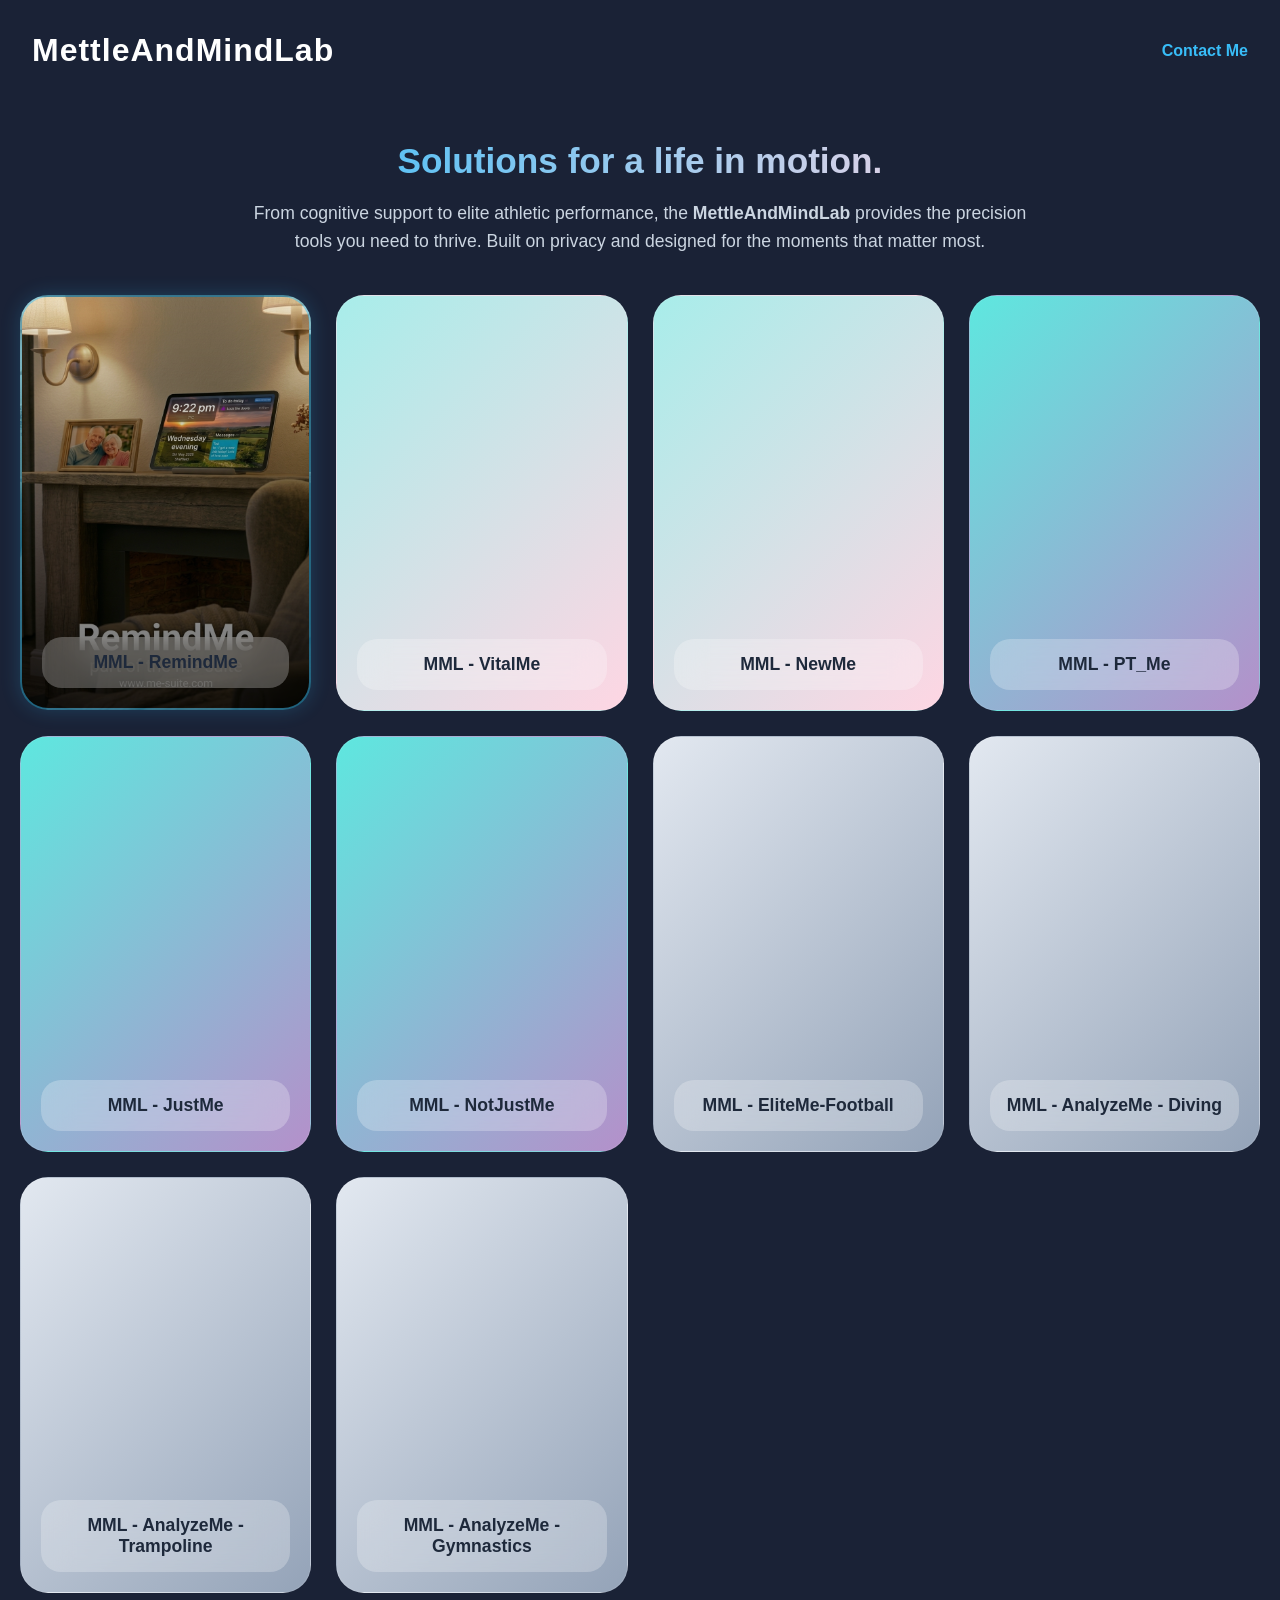
<file: index.html>
<!DOCTYPE html>
<html lang="en">
<head>
    <meta charset="UTF-8">
    <meta name="viewport" content="width=device-width, initial-scale=1.0">
    <title>Me-Suite Portfolio</title>
    <style>
        body { 
            margin: 0; 
            font-family: 'Segoe UI', Tahoma, Geneva, Verdana, sans-serif; 
            background-color: #1a2236; 
            color: white; 
        }

        header { padding: 2rem; display: flex; justify-content: space-between; align-items: center; }
        
        .hero-text {
            max-width: 800px;
            margin: 40px auto 20px;
            padding: 0 20px;
            text-align: center;
        }

        .hero-text h2 {
            font-size: 2.2rem;
            margin-bottom: 10px;
            background: linear-gradient(to right, #38bdf8, #fed6e3);
            -webkit-background-clip: text;
            -webkit-text-fill-color: transparent;
        }

        .hero-text p { font-size: 1.1rem; line-height: 1.6; color: #cbd5e1; }

        .grid-container {
            display: grid;
            grid-template-columns: repeat(auto-fit, minmax(280px, 1fr));
            gap: 25px; padding: 20px; max-width: 1400px; margin: auto;
        }

        /* Card Styles */
        .group-longevity { background: linear-gradient(135deg, #a8edea, #fed6e3); color: #1e293b; }
        .group-transformation { background: linear-gradient(135deg, #5ee7df, #b490ca); color: #1e293b; }
        .group-performance { background: linear-gradient(135deg, #e2e8f0, #94a3b8); color: #1e293b; }

        .card {
            aspect-ratio: 2/3; border-radius: 28px; display: flex; align-items: flex-end;
            padding: 20px; cursor: pointer; transition: all 0.4s cubic-bezier(0.175, 0.885, 0.32, 1.275);
            border: 1px solid rgba(255,255,255,0.1); overflow: hidden; position: relative;
        }

        .card-with-image { border: 2px solid rgba(56, 189, 248, 0.5); box-shadow: 0 0 20px rgba(56, 189, 248, 0.2); }
        .card:hover { transform: translateY(-12px) scale(1.02); box-shadow: 0 25px 50px rgba(0,0,0,0.5); }

        .card-overlay {
            background: rgba(255, 255, 255, 0.25); 
            backdrop-filter: blur(15px); -webkit-backdrop-filter: blur(15px);
            width: 100%; padding: 15px; border-radius: 20px; text-align: center;
        }

        /* Modal Styles */
        .modal {
            display: none; position: fixed; z-index: 1000; left: 0; top: 0; 
            width: 100%; height: 100%; background: rgba(0,0,0,0.9); backdrop-filter: blur(10px);
        }
        .modal-content {
            background: #1e293b; margin: 2% auto; padding: 40px; width: 90%; 
            max-width: 950px; border-radius: 35px; border: 1px solid rgba(255,255,255,0.1);
            position: relative; color: white; max-height: 90vh; overflow-y: auto;
            box-sizing: border-box;
        }

        .modal-close-btn {
            position: absolute;
            top: 25px;
            right: 25px;
            background: rgba(255, 255, 255, 0.1);
            border: 1px solid rgba(255, 255, 255, 0.2);
            color: #cbd5e1;
            font-size: 1.4rem;
            width: 38px;
            height: 38px;
            border-radius: 50%;
            cursor: pointer;
            display: flex;
            align-items: center;
            justify-content: center;
            transition: all 0.2s ease;
            z-index: 10;
        }
        .modal-close-btn:hover {
            background: rgba(255, 255, 255, 0.25);
            color: white;
            transform: scale(1.08);
        }

        .screenshot-grid { display: grid; grid-template-columns: repeat(3, 1fr); gap: 15px; margin: 25px 0; }
        .ss-slot { aspect-ratio: 9/16; background: #0f172a; border-radius: 15px; border: 1px solid rgba(56,189,248,0.2); background-size: cover; background-position: center; }

        .desc-sub { font-size: 0.95rem; line-height: 1.6; color: #cbd5e1; text-align: left; }
        .privacy-point { color: #38bdf8; font-weight: bold; margin-top: 5px; display: block; }
        
        .no-risk-box {
            background: rgba(56, 189, 248, 0.1); border: 1px solid rgba(56, 189, 248, 0.3);
            padding: 20px; border-radius: 20px; margin-top: 25px; text-align: center;
        }

        .buy-btn { width: 100%; padding: 18px; background: white; color: #0f172a; border: none; border-radius: 18px; font-size: 1.1rem; font-weight: bold; cursor: pointer; margin-top: 20px; transition: 0.3s; }
        .buy-btn:hover { background: #38bdf8; }

        .legal-footer { margin-top: 25px; padding-top: 20px; border-top: 1px solid rgba(255,255,255,0.1); display: flex; justify-content: center; gap: 20px; }
        .legal-link { 
            color: #94a3b8; 
            text-decoration: none; 
            font-size: 0.85rem; 
            cursor: pointer; 
            padding: 4px 10px;
            border-radius: 8px;
            transition: all 0.2s ease;
        }
        .legal-link:hover { 
            color: #38bdf8; 
            background: rgba(56, 189, 248, 0.1); 
        }

        /* Legal / Markdown Document Viewer Styles */
        .policy-nav-bar {
            display: flex;
            justify-content: space-between;
            align-items: center;
            padding-bottom: 20px;
            margin-bottom: 25px;
            border-bottom: 1px solid rgba(255, 255, 255, 0.1);
            flex-wrap: wrap;
            gap: 12px;
        }

        .policy-back-btn {
            display: inline-flex;
            align-items: center;
            gap: 8px;
            background: rgba(56, 189, 248, 0.15);
            border: 1px solid rgba(56, 189, 248, 0.4);
            color: #38bdf8;
            padding: 8px 18px;
            border-radius: 12px;
            cursor: pointer;
            font-weight: 600;
            font-size: 0.95rem;
            transition: all 0.2s ease;
        }
        .policy-back-btn:hover {
            background: rgba(56, 189, 248, 0.3);
            color: white;
            transform: translateX(-3px);
        }

        .policy-actions {
            display: flex;
            align-items: center;
            gap: 10px;
        }

        .policy-action-btn {
            background: rgba(255, 255, 255, 0.08);
            border: 1px solid rgba(255, 255, 255, 0.15);
            color: #cbd5e1;
            padding: 8px 14px;
            border-radius: 10px;
            text-decoration: none;
            font-size: 0.85rem;
            transition: all 0.2s ease;
            display: inline-flex;
            align-items: center;
            gap: 6px;
        }
        .policy-action-btn:hover {
            background: rgba(255, 255, 255, 0.18);
            color: white;
        }

        .policy-body {
            line-height: 1.75;
            color: #cbd5e1;
            font-size: 0.95rem;
            text-align: left;
        }

        .policy-h1 {
            font-size: 2.2rem;
            margin-top: 0;
            margin-bottom: 12px;
            background: linear-gradient(to right, #38bdf8, #fed6e3);
            -webkit-background-clip: text;
            -webkit-text-fill-color: transparent;
        }

        .policy-h2 {
            font-size: 1.35rem;
            color: #38bdf8;
            margin-top: 32px;
            margin-bottom: 12px;
            padding-bottom: 6px;
            border-bottom: 1px solid rgba(56, 189, 248, 0.2);
        }

        .policy-h3 {
            font-size: 1.1rem;
            color: #f1f5f9;
            margin-top: 22px;
            margin-bottom: 10px;
        }

        .policy-p {
            margin-bottom: 16px;
            color: #cbd5e1;
        }

        .policy-hr {
            border: none;
            border-top: 1px solid rgba(255, 255, 255, 0.1);
            margin: 28px 0;
        }

        .policy-ul {
            padding-left: 22px;
            margin-bottom: 20px;
        }

        .policy-ul li {
            margin-bottom: 10px;
            line-height: 1.65;
        }

        .table-container {
            overflow-x: auto;
            margin: 25px 0;
            border-radius: 14px;
            border: 1px solid rgba(56, 189, 248, 0.25);
            background: #0f172a;
        }

        .policy-table {
            width: 100%;
            border-collapse: collapse;
            text-align: left;
            font-size: 0.9rem;
        }

        .policy-table th {
            background: rgba(56, 189, 248, 0.15);
            color: #38bdf8;
            padding: 14px 18px;
            font-weight: 600;
            border-bottom: 1px solid rgba(56, 189, 248, 0.3);
        }

        .policy-table td {
            padding: 14px 18px;
            border-bottom: 1px solid rgba(255, 255, 255, 0.06);
            color: #cbd5e1;
            vertical-align: top;
        }

        .policy-table tr:last-child td {
            border-bottom: none;
        }

        .policy-link {
            color: #38bdf8;
            text-decoration: underline;
            text-underline-offset: 3px;
            transition: color 0.2s ease;
        }

        .policy-link:hover {
            color: #fed6e3;
        }

        code {
            background: #0f172a;
            color: #38bdf8;
            padding: 2px 7px;
            border-radius: 6px;
            font-size: 0.88em;
            border: 1px solid rgba(56, 189, 248, 0.25);
            font-family: ui-monospace, SFMono-Regular, Menlo, Monaco, Consolas, monospace;
        }

        .policy-footer-nav {
            margin-top: 35px;
            padding-top: 20px;
            border-top: 1px solid rgba(255, 255, 255, 0.1);
            display: flex;
            justify-content: space-between;
            align-items: center;
            flex-wrap: wrap;
            gap: 15px;
        }
    </style>
</head>
<body>

    <header>
        <h1 style="margin:0; letter-spacing: 1px;">MettleAndMindLab</h1>
        <a href="mailto:contact@mettleandmindlab.com" style="color:#38bdf8; text-decoration:none; font-weight:bold;">Contact Me</a>
    </header>

    <section class="hero-text">
        <h2>Solutions for a life in motion.</h2>
        <p>From cognitive support to elite athletic performance, the <strong>MettleAndMindLab</strong> provides the precision tools you need to thrive. Built on privacy and designed for the moments that matter most.</p>
    </section>

    <main id="app-grid" class="grid-container"></main>

    <div id="app-modal" class="modal" onclick="closeModal()">
        <div class="modal-content" onclick="event.stopPropagation()">
            <button class="modal-close-btn" onclick="closeModal()" title="Close (Esc)">&times;</button>
            <div id="modal-body"></div>
        </div>
    </div>

    <script>
        const REMIND_ME_PRIVACY_MD = `# Privacy Policy for RemindMe

**Last updated:** 14 September 2026

RemindMe is provided by **Peak Geek Ltd**, trading as **Mettle & Mind Lab** ("we", "us", "our"), based in Sheffield, United Kingdom. This policy explains what information RemindMe collects, why, and how it is protected. It applies to the RemindMe app on iPhone and iPad, and to any related setup or account services.

If you have questions about this policy, contact us at **support@mettleandmindlab.com**.

---

## 1. The short version

- RemindMe is built so that the content you and your family create — photos, messages, reminders, calendar entries — is **stored in your own Apple iCloud account via CloudKit**, and is only ever visible to the admin's Apple ID and to the family members they specifically invite. We do not have access to it, and neither does anyone else.
- We never store your password. Sign-in is handled securely through our Azure-based identity service.
- The only personal information we hold ourselves is your **email address and display name**, so we can manage your account, keep your subscription and family members working across our apps, and let you know about relevant updates.
- RemindMe does not sell your data, and does not use advertising or tracking SDKs.

The sections below explain this in full detail.

---

## 2. Who we are

RemindMe is developed and operated by Peak Geek Ltd, trading as Mettle & Mind Lab, a UK-based software developer. For the purposes of UK GDPR and the Data Protection Act 2018, we are the **data controller** for the account information described in Section 3, and a **data processor** with no access to the content you store via CloudKit, described in Section 4.

## 3. Information we collect and manage ourselves

To create and manage your RemindMe account, we store the following in our own secure database, hosted on Microsoft Azure:

- **Email address**
- **Display name / username**

We collect this because RemindMe is one app in a small family of tools ("Me Suite") from Mettle & Mind Lab, and this lets us:

- Identify your account and link it to your subscription entitlement
- Recognise you if you use more than one of our apps, so your account can be managed consistently
- Let secondary family members join a shared household under a primary subscriber's entitlement
- Send you service-related messages (for example, trial or subscription notices) and, where relevant, news about features or other Mettle & Mind Lab tools

We do **not** store your password. Authentication is handled by our identity provider (Microsoft Entra External ID) and verified through our Azure backend — your password never passes through or is retained by the RemindMe app itself, and we do not have access to it in plain form.

We do not collect payment card details. Subscription purchases are handled entirely by Apple through StoreKit / the App Store, under Apple's own privacy and payment terms.

## 4. Information stored in your iCloud account (CloudKit)

RemindMe's core content — reminders, calendar entries, messages, photos, voice recordings, and the paired iPad's status information — is stored using Apple's CloudKit, inside the admin's own private iCloud account.

This means:

- This content is **not visible to us**, or to anyone else, unless the admin user chooses to invite them as a family member using Apple's own secure sharing (\`CKShare\`) — the same mechanism used for shared iCloud photo albums or notes.
- We cannot read, access, or recover this content on your behalf, because we have no technical access to it. If you lose access to the admin's Apple ID (for example, by forgetting the associated Apple ID password) we cannot retrieve this data — only Apple, through their standard Apple ID account recovery process, can help.
- Location information (used to show local weather and sunrise/sunset detail on the paired iPad) is requested from the device's own location services, and is stored and synced via CloudKit in the same private way — it is not sent to or stored by us.

Because CloudKit data lives in your own iCloud account, its handling is also governed by **Apple's Privacy Policy** (available at apple.com/legal/privacy), which we encourage you to review.

## 5. Third parties we rely on

We use a small number of trusted service providers to run RemindMe. None of them are permitted to use your information for their own purposes.

| Provider | What they do for us | What they may process |
|---|---|---|
| **Apple** | CloudKit sync, iCloud storage, App Store purchases and subscriptions, push notifications | Content you store via CloudKit; purchase and subscription status |
| **Microsoft Azure** | Hosts our backend (Azure Functions), our account database, and identity/sign-in (Microsoft Entra External ID) | Email address, display name, sign-in credentials (held by Microsoft, not by us), subscription entitlement status |
| **Azure Communication Services** | Sends account-related emails (e.g. trial expiry notices) | Email address, message content |

We do not use third-party advertising networks, analytics SDKs, or tracking tools in RemindMe.

## 6. Why we process your information — legal basis

Under UK GDPR, we rely on the following legal bases:

- **Performance of a contract** — to create your account, run your subscription/trial, and provide the app's core functionality.
- **Legitimate interests** — to keep our small suite of apps working consistently for users across them, and to maintain the security and reliability of the service.
- **Consent** — where we ask permission for anything beyond what's needed to run the service (for example, optional news about new features).

## 7. Data retention

We keep your account information (email and display name) for as long as your account is active. If you delete your account, we delete this information within a reasonable period, except where we're required to keep limited records for legal, accounting, or fraud-prevention purposes.

Content stored via CloudKit remains under your control at all times, in your own iCloud account, and is governed by your own iCloud storage and retention settings — not ours.

## 8. Your rights

Under UK GDPR, you have the right to:

- Access the personal information we hold about you
- Correct inaccurate information
- Request deletion of your account and associated information
- Restrict or object to certain processing
- Receive a copy of your data in a portable format
- Withdraw consent at any time, where processing is based on consent

To exercise any of these rights, email **support@mettleandmindlab.com**. You can also delete your RemindMe account directly within the app.

If you're not satisfied with our response, you have the right to complain to the UK Information Commissioner's Office (ICO) at ico.org.uk.

## 9. Children and vulnerable users

RemindMe is designed to be *used by* people living with dementia, on a device set up and managed on their behalf by a family admin. RemindMe is not directed at children, and account registration is intended for adult family members acting as the admin. We do not knowingly collect account information directly from children.

## 10. International data transfers

Our account database and backend are hosted on Microsoft Azure infrastructure; Apple's CloudKit and App Store services operate their own global infrastructure. Where information is transferred outside the UK, our providers maintain appropriate safeguards (such as Standard Contractual Clauses) as required under UK GDPR.

## 11. Security

We use industry-standard measures to protect the information we hold, including encrypted connections (HTTPS/TLS), secure credential storage via Azure Key Vault, and authentication through Microsoft's Entra identity platform rather than storing passwords ourselves. Content synced via CloudKit benefits from Apple's own iCloud encryption and security model.

No system can be guaranteed 100% secure, but we take reasonable steps to protect your information against unauthorised access, loss, or misuse.

## 12. Changes to this policy

We may update this policy from time to time, for example as RemindMe's features evolve. We'll update the "Last updated" date above when we do. Significant changes will be highlighted within the app or by email where appropriate.

## 13. Contact us

Questions, requests, or concerns about this policy or your data:

**Email:** support@mettleandmindlab.com
**Company:** Peak Geek Ltd, trading as Mettle & Mind Lab
**Location:** Sheffield, United Kingdom`;

        const REMIND_ME_TERMS_MD = `# Terms of Service for RemindMe

**Last updated:** 14 September 2026

These Terms of Service ("Terms") are a legal agreement between you and **Peak Geek Ltd**, trading as **Mettle & Mind Lab** ("we", "us", "our"), a company based in Sheffield, United Kingdom, governing your use of the RemindMe app ("RemindMe", "the App", "the Service"). By downloading, installing, or using RemindMe, you agree to these Terms. If you do not agree, please do not use the App.

If you have questions, contact us at **support@mettleandmindlab.com**.

---

## 1. What RemindMe is

RemindMe is a dementia-support app that connects a family "admin" device (iPhone) with a dedicated, locked-down "care recipient" device (iPad), allowing the admin to set reminders, send messages, and share personalised content with the person using the paired iPad.

**RemindMe is a communication and reminder tool. It is not a medical device, a medical alert system, an emergency response service, or a substitute for professional care, supervision, or medical advice.** See Section 7 for important limitations.

## 2. Eligibility and accounts

- You must be **18 or older** to create a RemindMe account and act as the admin.
- The admin is responsible for setting up and managing the paired iPad on behalf of the care recipient, and for the accuracy of any information entered into the App.
- You are responsible for keeping your account credentials secure. Sign-in is managed through our identity provider; we never see or store your password ourselves.
- One admin account may invite additional family members as secondary users under the same household, subject to the entitlement rules in Section 3.

## 3. Subscriptions, trials, and billing

- New accounts receive a **30-day free trial**, starting when the paired iPad is first set up.
- After the trial, continued full-featured use requires an active **subscription**, available as a **monthly** or **annual** plan.
- All payments are processed by **Apple** through the App Store and StoreKit. We do not collect or store your payment card details.
- Subscriptions **automatically renew** unless cancelled at least 24 hours before the end of the current billing period. You can manage or cancel your subscription at any time in your Apple ID account settings.
- **Refunds** are handled by Apple under Apple's own refund policies; we do not issue refunds directly. If required by your local consumer law (see Section 12), statutory refund rights are not affected by this.
- Secondary (invited) family members do not hold their own subscription — they use the primary admin's entitlement, and lose access automatically if the primary subscription lapses or is cancelled.
- We may change subscription pricing going forward, with reasonable advance notice; changes will not apply retroactively to a period you've already paid for.

## 4. Your content

- Reminders, messages, photos, voice recordings, and other content you create in RemindMe ("Your Content") are stored in the admin's own iCloud account via Apple's CloudKit, not on our servers. You retain all rights to Your Content.
- You are responsible for Your Content and for ensuring you have the right to share anything you upload (for example, photos of family members).
- We do not access, monitor, or moderate Your Content, because we have no technical access to it. You are solely responsible for what you and any invited family members share through the App.
- You're responsible for backing up anything important — while CloudKit is reliable, we can't guarantee against loss caused by device failure, lost Apple ID access, or issues with Apple's services.

## 5. Acceptable use

You agree not to:

- Use RemindMe for any unlawful purpose, or to harass, abuse, or harm another person;
- Attempt to gain unauthorised access to our systems, other users' accounts, or data;
- Reverse-engineer, decompile, or attempt to extract the source code of the App, except as permitted by law;
- Use the App in any way that could disable, overburden, or impair our servers or CloudKit infrastructure;
- Misrepresent your identity or relationship to a care recipient when setting up an account.

We may suspend or terminate accounts that violate these Terms.

## 6. Family sharing and invited members

- The admin may invite family members to view or interact with the care recipient's reminders and content via Apple's secure sharing (\`CKShare\`).
- The admin is responsible for who they invite and what access is granted. We have no ability to see, approve, or revoke these invitations on your behalf — this is managed entirely through Apple's iCloud sharing system.

## 7. Important limitations — please read carefully

Given that RemindMe may be used to support a vulnerable person living with dementia, please understand the following before relying on the App:

- **RemindMe is not a medical device or emergency service.** It is not designed, certified, or intended to detect medical emergencies, falls, wandering, or health crises, and must never be relied upon as the sole means of ensuring a care recipient's safety.
- **Reminder and alert delivery is not guaranteed.** Notifications depend on the care recipient's device having power, an internet or Wi-Fi connection, correct settings, and functioning hardware. Network outages, device faults, Apple service outages, "Do Not Disturb" settings, or software issues may prevent a reminder, alarm, or message from being delivered or seen. **Do not rely on RemindMe as your only method of communicating time-critical or safety-critical information.**
- **We strongly recommend maintaining other means of checking on a care recipient's wellbeing** — such as regular phone calls, in-person visits, or dedicated medical alert / emergency response systems — and not relying on RemindMe alone for safety-critical monitoring.
- The admin remains fully responsible for the care and supervision of the care recipient at all times. Use of RemindMe does not transfer, reduce, or substitute for that responsibility.
- **To the fullest extent permitted by law, we exclude all liability for any harm, loss, injury, or damage arising from a missed, delayed, or failed reminder, alert, or message**, including where this results in harm to the care recipient, except where such liability cannot be excluded under applicable law (see Section 12 for your non-excludable statutory rights).

## 8. Intellectual property

RemindMe, including its design, branding, and underlying software, is owned by Peak Geek Ltd / Mettle & Mind Lab and protected by copyright and other intellectual property laws. We grant you a limited, non-exclusive, non-transferable licence to use the App for its intended personal purpose. You may not copy, modify, distribute, or create derivative works from the App itself.

## 9. Termination

- You may stop using RemindMe and delete your account at any time from within the App.
- We may suspend or terminate your access if you breach these Terms, misuse the Service, or if required by law.
- On termination, your right to use the App ends, but Your Content stored in your own iCloud account remains yours and is unaffected, since it is not stored by us.

## 10. Disclaimer of warranties

RemindMe is provided **"as is" and "as available."** To the fullest extent permitted by law, we disclaim all warranties, express or implied, including warranties of merchantability, fitness for a particular purpose, and non-infringement. We do not warrant that the App will be uninterrupted, error-free, or available at all times, as it depends in part on third-party services (Apple CloudKit, iCloud, and Microsoft Azure) outside our control.

## 11. Limitation of liability

To the fullest extent permitted by law:

- Our total liability to you arising out of or related to these Terms or your use of RemindMe will not exceed the amount you paid us in subscription fees in the 12 months before the claim arose.
- We are not liable for indirect, incidental, special, consequential, or punitive damages, including loss of data, loss of profits, or personal injury, arising from your use of, or inability to use, the App — including situations described in Section 7.
- Nothing in these Terms excludes or limits liability for death or personal injury caused by our negligence, fraud, or any other liability that cannot be excluded under applicable law.

## 12. Your region and statutory rights

RemindMe is offered to users in the United Kingdom, United States, Australia, New Zealand, and Canada, among other regions. **Nothing in these Terms limits any right that cannot lawfully be excluded or limited under the consumer protection law of your country or state of residence.** In particular:

- **United Kingdom:** Your statutory rights under the Consumer Rights Act 2015 are unaffected.
- **Australia:** Our Service comes with guarantees that cannot be excluded under the Australian Consumer Law. Nothing in these Terms excludes, restricts, or modifies any consumer guarantee, right, or remedy under the Australian Consumer Law that cannot lawfully be excluded.
- **New Zealand:** Where you acquire the Service as a consumer within the meaning of the Consumer Guarantees Act 1993, nothing in these Terms excludes, restricts, or modifies your rights under that Act.
- **United States:** Some US states do not allow the exclusion or limitation of certain damages or implied warranties, so some of the limitations in Sections 10 and 11 may not apply to you in full.
- **Canada:** Nothing in these Terms limits any non-excludable rights or remedies you have under applicable provincial or federal consumer protection legislation.

## 13. Governing law and disputes

These Terms are governed by the laws of **England and Wales**, without regard to conflict-of-law principles, except where your local consumer protection law requires the application of your local law and provides rights that cannot be displaced by this clause. Any dispute not resolved informally will be subject to the exclusive jurisdiction of the courts of England and Wales, except where you are entitled under your local law to bring proceedings in your own jurisdiction.

Before starting formal proceedings, we encourage you to contact us at support@mettleandmindlab.com so we can try to resolve the issue directly.

## 14. Changes to these Terms

We may update these Terms from time to time, for example as RemindMe's features evolve. We'll update the "Last updated" date above, and where changes are material, we'll notify you in the App or by email. Continued use of RemindMe after changes take effect means you accept the updated Terms.

## 15. Third-party services

RemindMe relies on Apple (CloudKit, iCloud, App Store, StoreKit) and Microsoft Azure (backend hosting, identity, and email notifications) to operate. Your use of these underlying platforms is also subject to Apple's and Microsoft's own terms of service, which apply alongside these Terms.

## 16. Contact us

**Email:** support@mettleandmindlab.com
**Company:** Peak Geek Ltd, trading as Mettle & Mind Lab
**Location:** Sheffield, United Kingdom`;

        const appData = [
            { 
                name: "MML - RemindMe", 
                group: "longevity", 
                price: "£4.99", 
                image: "images/RemindMeCard.png", 
                privacyPolicy: "RemindMe_Privacy_Policy.md",
                termsOfService: "RemindMe_Terms_of_Service.md",
                desc: "Do you have an iPhone and an unused iPad? Create a dedicated care point and a link between you and a loved one.",
                extendedDesc: `
                    <div style="display: grid; grid-template-columns: 1fr 1fr; gap: 30px;">
                        <div>
                            <h3 style="color: #38bdf8; margin-bottom: 15px;">For You: The Admin Mirror</h3>
                            <ul style="padding-left: 18px; line-height: 1.8;">
                                <li><strong>Rich Media Messaging:</strong> Send text, audio, or video messages with your photo ID.</li>
                                <li><strong>Task & Appointment Management:</strong> Set remote alarms for medications and visits.</li>
                                <li><strong>Live Mirror-Mode:</strong> See exactly what your relative sees for remote support.</li>
                                <li><strong>Active Reassurance:</strong> Know when messages are read or tasks completed.</li>
                                <li><strong>Safety Heartbeat:</strong> Receive alerts for low battery or offline Wi-Fi.</li>
                                <li class="privacy-point">Privacy guaranteed: All data is contained in your iCloud account and isn't shared with anyone else.</li>
                            </ul>
                        </div>
                        <div>
                            <h3 style="color: #38bdf8; margin-bottom: 15px;">For Your Loved One: The Viewer</h3>
                            <ul style="padding-left: 18px; line-height: 1.8;">
                                <li><strong>High-Contrast Interface:</strong> Easy-to-read clock, calendar, and task board.</li>
                                <li><strong>Dynamic Atmosphere:</strong> Background matches local time and weather.</li>
                                <li><strong>Personal Connection:</strong> Dedicated space for news and family updates.</li>
                                <li><strong>Independence Support:</strong> Gentle reminders for medications and special dates.</li>
                                <li class="privacy-point">Privacy guaranteed: Camera and microphone access is blocked—no one can see or hear them.</li>
                            </ul>
                        </div>
                    </div>
                    <div class="no-risk-box">
                        <strong>RemindMe is a no-risk gift:</strong> If it doesn't fit your family's needs, cancel before the trial ends and keep the high-fidelity clock, calendar, and weather functionality forever.
                    </div>
                `,
                screen1: "images/remind-sc1.png", 
                screen2: "images/remind-sc2.png", 
                screen3: "images/remind-sc3.png" 
            },
            { name: "MML - VitalMe", group: "longevity", price: "£9.99", desc: "Functional fitness for retirees." },
            { name: "MML - NewMe", group: "longevity", price: "£14.99", desc: "Post-transplant recovery." },
            { name: "MML - PT_Me", group: "transformation", price: "£19.99", desc: "Personal training." },
            { name: "MML - JustMe", group: "transformation", price: "£12.99", desc: "Solo habit change." },
            { name: "MML - NotJustMe", group: "transformation", price: "£14.99", desc: "Post-pregnancy recovery." },
            { name: "MML - EliteMe-Football", group: "performance", price: "£29.99", desc: "Performance science." },
            { name: "MML - AnalyzeMe - Diving", group: "performance", price: "£49.99", desc: "Biomechanical feedback." },
            { name: "MML - AnalyzeMe - Trampoline", group: "performance", price: "£49.99", desc: "Kinematic analysis." },
            { name: "MML - AnalyzeMe - Gymnastics", group: "performance", price: "£49.99", desc: "Precision feedback." }
        ];

        let currentActiveApp = null;
        const grid = document.getElementById('app-grid');

        appData.forEach(app => {
            const card = document.createElement('div');
            card.className = `card group-${app.group}`;
            if (app.image) {
                card.classList.add('card-with-image');
                card.style.backgroundImage = `linear-gradient(to bottom, rgba(0,0,0,0), rgba(0,0,0,0.6)), url('${app.image}')`;
                card.style.backgroundSize = 'cover';
                card.style.backgroundPosition = 'center';
            }
            card.innerHTML = `<div class="card-overlay"><h2 style="margin:0; font-size:1.1rem">${app.name}</h2></div>`;
            card.onclick = () => openModal(app);
            grid.appendChild(card);
        });

        function formatInlineMarkdown(str) {
            return str
                .replace(/\*\*(.+?)\*\*/g, '<strong>$1</strong>')
                .replace(/\*(.+?)\*/g, '<em>$1</em>')
                .replace(/`(.+?)`/g, '<code>$1</code>')
                .replace(/\[([^\]]+)\]\(([^)]+)\)/g, '<a href="$2" target="_blank" rel="noopener noreferrer" class="policy-link">$1</a>')
                .replace(/\b([a-zA-Z0-9._%+-]+@[a-zA-Z0-9.-]+\.[a-zA-Z]{2,})\b/g, '<a href="mailto:$1" class="policy-link">$1</a>')
                .replace(/\b(ico\.org\.uk|apple\.com\/legal\/privacy)\b/g, '<a href="https://$1" target="_blank" rel="noopener noreferrer" class="policy-link">$1</a>');
        }

        function parseMarkdownToHtml(md) {
            const lines = md.trim().split(/\r?\n/);
            let html = '';
            let inList = false;
            let inTable = false;
            let tableHeader = [];
            let tableBody = [];

            function flushList() {
                if (inList) {
                    html += '</ul>';
                    inList = false;
                }
            }

            function flushTable() {
                if (inTable) {
                    html += '<div class="table-container"><table class="policy-table">';
                    if (tableHeader.length > 0) {
                        html += '<thead><tr>';
                        tableHeader.forEach(cell => {
                            html += `<th>${formatInlineMarkdown(cell.trim())}</th>`;
                        });
                        html += '</tr></thead>';
                    }
                    if (tableBody.length > 0) {
                        html += '<tbody>';
                        tableBody.forEach(row => {
                            html += '<tr>';
                            row.forEach(cell => {
                                html += `<td>${formatInlineMarkdown(cell.trim())}</td>`;
                            });
                            html += '</tr>';
                        });
                        html += '</tbody>';
                    }
                    html += '</table></div>';
                    tableHeader = [];
                    tableBody = [];
                    inTable = false;
                }
            }

            for (let i = 0; i < lines.length; i++) {
                const rawLine = lines[i];
                const trimmed = rawLine.trim();

                if (trimmed.startsWith('|') && trimmed.endsWith('|')) {
                    flushList();
                    const cells = trimmed.split('|').slice(1, -1);
                    if (!inTable) {
                        inTable = true;
                        tableHeader = cells;
                    } else {
                        const isDivider = cells.every(c => /^[\s-:]+$/.test(c));
                        if (!isDivider) {
                            tableBody.push(cells);
                        }
                    }
                    continue;
                } else if (inTable) {
                    flushTable();
                }

                if (trimmed === '') {
                    flushList();
                    continue;
                }

                if (trimmed === '---' || trimmed === '***' || trimmed === '___') {
                    flushList();
                    html += '<hr class="policy-hr">';
                    continue;
                }

                if (trimmed.startsWith('# ')) {
                    flushList();
                    html += `<h1 class="policy-h1">${formatInlineMarkdown(trimmed.substring(2))}</h1>`;
                    continue;
                }

                if (trimmed.startsWith('## ')) {
                    flushList();
                    html += `<h2 class="policy-h2">${formatInlineMarkdown(trimmed.substring(3))}</h2>`;
                    continue;
                }

                if (trimmed.startsWith('### ')) {
                    flushList();
                    html += `<h3 class="policy-h3">${formatInlineMarkdown(trimmed.substring(4))}</h3>`;
                    continue;
                }

                if (trimmed.startsWith('- ') || trimmed.startsWith('* ')) {
                    if (!inList) {
                        html += '<ul class="policy-ul">';
                        inList = true;
                    }
                    html += `<li>${formatInlineMarkdown(trimmed.substring(2))}</li>`;
                    continue;
                }

                flushList();
                html += `<p class="policy-p">${formatInlineMarkdown(trimmed)}</p>`;
            }

            flushList();
            flushTable();

            return html;
        }

        function openModal(app) {
            currentActiveApp = app;
            const modal = document.getElementById('app-modal');
            const body = document.getElementById('modal-body');
            body.innerHTML = `
                <div style="background:#38bdf8; color:#0f172a; display:inline-block; padding:5px 15px; border-radius:20px; font-weight:bold; margin-bottom:15px;">${app.price}</div>
                <h1 style="margin-top:0; font-size: 2.2rem;">${app.name}</h1>
                <div style="font-size:1.2rem; line-height:1.6; margin-bottom:25px;">${app.desc}</div>
                <div class="screenshot-grid">
                    <div class="ss-slot" style="background-image: url('${app.screen1 || ''}')"></div>
                    <div class="ss-slot" style="background-image: url('${app.screen2 || ''}')"></div>
                    <div class="ss-slot" style="background-image: url('${app.screen3 || ''}')"></div>
                </div>
                <div class="desc-sub">${app.extendedDesc || "<p>Coming soon to the Me-Suite ecosystem.</p>"}</div>
                <button class="buy-btn">View on App Store</button>
                <div class="legal-footer">
                    <a href="javascript:void(0)" onclick="openPrivacyPolicy('${app.name}')" class="legal-link">Privacy Policy</a>
                    <a href="javascript:void(0)" onclick="openTermsOfService('${app.name}')" class="legal-link">Terms of Service</a>
                    <a href="javascript:void(0)" class="legal-link">EULA</a>
                </div>
            `;
            modal.style.display = "block";
            document.querySelector('.modal-content').scrollTop = 0;
        }

        async function openPrivacyPolicy(appName) {
            const app = appData.find(a => a.name === appName) || currentActiveApp || appData[0];
            const modal = document.getElementById('app-modal');
            const body = document.getElementById('modal-body');

            if (app.privacyPolicy || app.name.includes("RemindMe")) {
                let markdownContent = REMIND_ME_PRIVACY_MD;
                
                // Attempt to fetch file dynamically if hosted on web server, otherwise fallback to embedded copy
                try {
                    const response = await fetch('RemindMe_Privacy_Policy.md');
                    if (response.ok) {
                        const fetchedText = await response.text();
                        if (fetchedText && fetchedText.length > 50) {
                            markdownContent = fetchedText;
                        }
                    }
                } catch (e) {
                    // Fallback to REMIND_ME_PRIVACY_MD for local file:// access
                }

                const renderedHtml = parseMarkdownToHtml(markdownContent);

                body.innerHTML = `
                    <div class="policy-nav-bar">
                        <button class="policy-back-btn" onclick="openModal(currentActiveApp || appData[0])">
                            <span>&#8592;</span> Back to ${app.name}
                        </button>
                        <div class="policy-actions">
                            <a href="RemindMe_Privacy_Policy.md" target="_blank" class="policy-action-btn" title="View or download raw markdown file">
                                <span>&#128196;</span> Raw .md
                            </a>
                        </div>
                    </div>
                    <div class="policy-body">
                        ${renderedHtml}
                    </div>
                    <div class="policy-footer-nav">
                        <button class="policy-back-btn" onclick="openModal(currentActiveApp || appData[0])">
                            <span>&#8592;</span> Back to ${app.name}
                        </button>
                        <button class="policy-action-btn" onclick="document.querySelector('.modal-content').scrollTo({top: 0, behavior: 'smooth'})">
                            <span>&#8593;</span> Back to top
                        </button>
                    </div>
                `;
            } else {
                body.innerHTML = `
                    <div class="policy-nav-bar">
                        <button class="policy-back-btn" onclick="openModal(currentActiveApp || appData[0])">
                            <span>&#8592;</span> Back to ${app.name}
                        </button>
                    </div>
                    <div class="policy-body" style="text-align: center; padding: 40px 20px;">
                        <h2 class="policy-h2" style="border: none;">${app.name} Privacy Policy</h2>
                        <p class="policy-p">The privacy policy for <strong>${app.name}</strong> will be published prior to general release on the App Store.</p>
                        <p class="policy-p">All Mettle & Mind Lab applications are built with privacy-first architecture, local on-device processing, and private iCloud CloudKit synchronization.</p>
                        <p class="policy-p" style="margin-top: 25px;">For inquiries, contact <a href="mailto:support@mettleandmindlab.com" class="policy-link">support@mettleandmindlab.com</a></p>
                    </div>
                `;
            }

            modal.style.display = "block";
            document.querySelector('.modal-content').scrollTop = 0;
        }

        async function openTermsOfService(appName) {
            const app = appData.find(a => a.name === appName) || currentActiveApp || appData[0];
            const modal = document.getElementById('app-modal');
            const body = document.getElementById('modal-body');

            if (app.termsOfService || app.name.includes("RemindMe")) {
                let markdownContent = REMIND_ME_TERMS_MD;
                
                // Attempt to fetch file dynamically if hosted on web server, otherwise fallback to embedded copy
                try {
                    const response = await fetch('RemindMe_Terms_of_Service.md');
                    if (response.ok) {
                        const fetchedText = await response.text();
                        if (fetchedText && fetchedText.length > 50) {
                            markdownContent = fetchedText;
                        }
                    }
                } catch (e) {
                    // Fallback to REMIND_ME_TERMS_MD for local file:// access
                }

                const renderedHtml = parseMarkdownToHtml(markdownContent);

                body.innerHTML = `
                    <div class="policy-nav-bar">
                        <button class="policy-back-btn" onclick="openModal(currentActiveApp || appData[0])">
                            <span>&#8592;</span> Back to ${app.name}
                        </button>
                        <div class="policy-actions">
                            <a href="RemindMe_Terms_of_Service.md" target="_blank" class="policy-action-btn" title="View or download raw markdown file">
                                <span>&#128196;</span> Raw .md
                            </a>
                        </div>
                    </div>
                    <div class="policy-body">
                        ${renderedHtml}
                    </div>
                    <div class="policy-footer-nav">
                        <button class="policy-back-btn" onclick="openModal(currentActiveApp || appData[0])">
                            <span>&#8592;</span> Back to ${app.name}
                        </button>
                        <button class="policy-action-btn" onclick="document.querySelector('.modal-content').scrollTo({top: 0, behavior: 'smooth'})">
                            <span>&#8593;</span> Back to top
                        </button>
                    </div>
                `;
            } else {
                body.innerHTML = `
                    <div class="policy-nav-bar">
                        <button class="policy-back-btn" onclick="openModal(currentActiveApp || appData[0])">
                            <span>&#8592;</span> Back to ${app.name}
                        </button>
                    </div>
                    <div class="policy-body" style="text-align: center; padding: 40px 20px;">
                        <h2 class="policy-h2" style="border: none;">${app.name} Terms of Service</h2>
                        <p class="policy-p">The terms of service for <strong>${app.name}</strong> will be published prior to general release on the App Store.</p>
                        <p class="policy-p" style="margin-top: 25px;">For inquiries, contact <a href="mailto:support@mettleandmindlab.com" class="policy-link">support@mettleandmindlab.com</a></p>
                    </div>
                `;
            }

            modal.style.display = "block";
            document.querySelector('.modal-content').scrollTop = 0;
        }

        function closeModal() { 
            document.getElementById('app-modal').style.display = "none"; 
        }

        window.addEventListener('keydown', function(event) {
            if (event.key === 'Escape') {
                closeModal();
            }
        });
    </script>
</body>
</html>
</file>
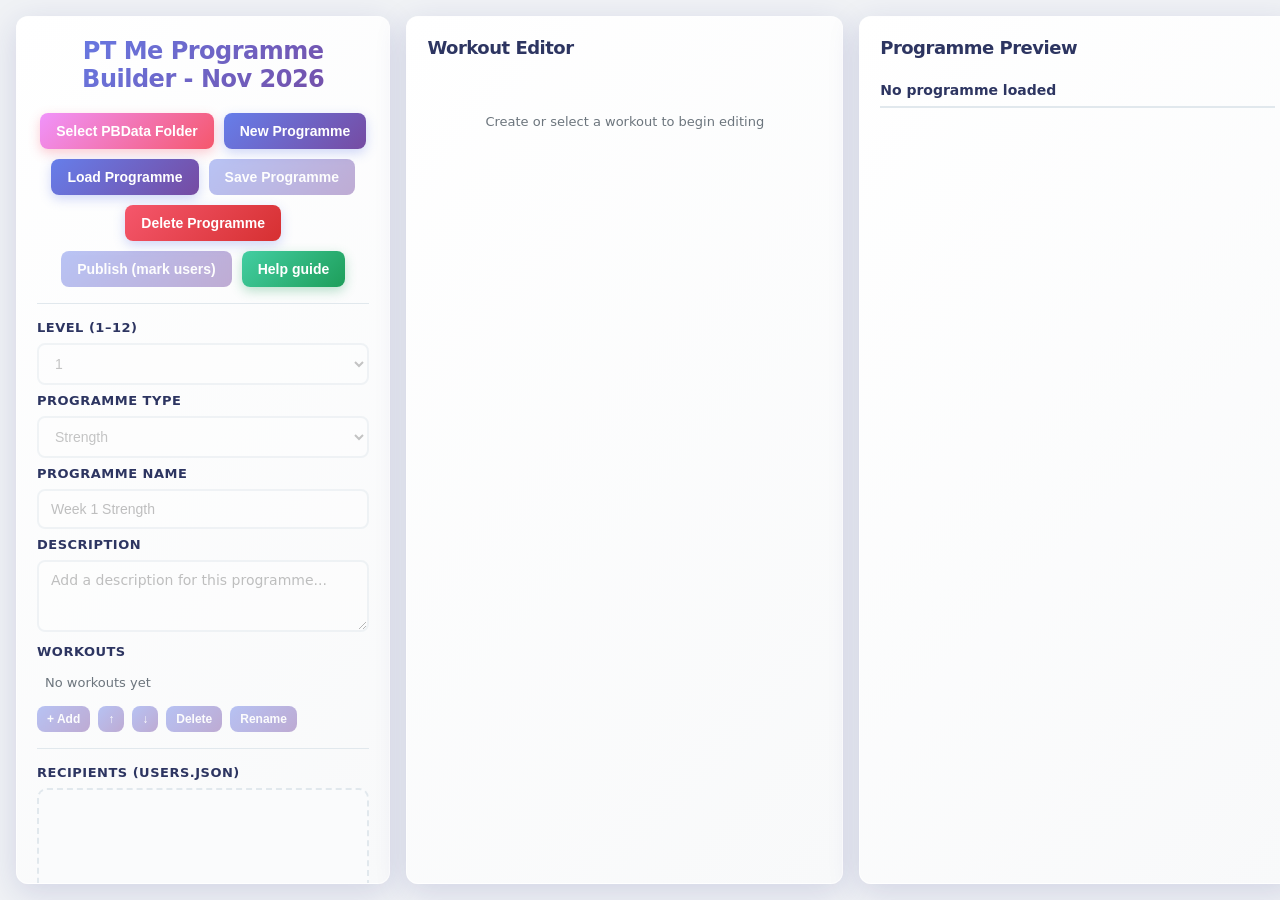
<file: ProgrammeBuilder.html>
<!doctype html>
<html lang="en">
<head>
  <meta charset="utf-8" />
  <meta name="viewport" content="width=device-width,initial-scale=1" />
  <title>Programme Builder – Prototype</title>
  <style>
    html,body{height:100%;margin:0;font-family:'Inter',system-ui,-apple-system,BlinkMacSystemFont,'Segoe UI',Roboto,Arial,sans-serif;color:#1a1a2e;background:#f0f2f5}
    .app{display:grid;grid-template-columns:30% 35% 35%;height:100vh;gap:16px;padding:16px;box-sizing:border-box}
    .panel{background:linear-gradient(135deg, #ffffff 0%, #f8f9fa 100%);border-radius:12px;box-shadow:0 8px 32px rgba(31, 38, 135, 0.15);padding:20px;overflow:auto;border:1px solid rgba(255,255,255,0.8)}
    h2{margin:0 0 16px 0;font-size:18px;font-weight:700;color:#2d3561;letter-spacing:-0.5px}
    .controls{display:flex;gap:10px;flex-wrap:wrap;justify-content:center}
    button{padding:10px 16px;border-radius:8px;border:none;background:linear-gradient(135deg, #667eea 0%, #764ba2 100%);color:#fff;cursor:pointer;font-weight:600;font-size:14px;transition:all 0.3s ease;box-shadow:0 4px 12px rgba(102, 126, 234, 0.3)}
    button:hover{transform:translateY(-2px);box-shadow:0 6px 20px rgba(102, 126, 234, 0.4)}
    button:active{transform:translateY(0)}
    #btn-select-folder{background:linear-gradient(135deg, #f093fb 0%, #f5576c 100%);box-shadow:0 4px 12px rgba(245, 87, 108, 0.3)}
    #btn-select-folder:hover{box-shadow:0 6px 20px rgba(245, 87, 108, 0.4)}
    #btn-help{background:linear-gradient(135deg, #43cea2 0%, #1e9e5a 100%);box-shadow:0 4px 12px rgba(30, 158, 90, 0.3)}
    #btn-help:hover{box-shadow:0 6px 20px rgba(30, 158, 90, 0.4)}
    input[type=text],select,textarea{width:100%;padding:10px 12px;border-radius:8px;border:2px solid #e1e8ed;box-sizing:border-box;font-size:14px;transition:all 0.3s ease;background:#fff}
    input[type=text]:focus,select:focus,textarea:focus{outline:none;border-color:#667eea;box-shadow:0 0 0 3px rgba(102, 126, 234, 0.1)}
    .list{border:2px dashed #e1e8ed;padding:12px;border-radius:10px;min-height:40px;background:#fafbfc}
    .exercise-line{display:flex;gap:8px;align-items:center;padding:6px;border-radius:6px}
    .exercise-line.active{background:#f0f4ff}
    .col-label{font-weight:700;margin-bottom:8px;color:#2d3561;font-size:13px;text-transform:uppercase;letter-spacing:0.5px}
    .workout-list{display:flex;flex-direction:column;gap:8px}
    .workout-item{padding:12px 16px;border-radius:10px;border:2px solid #e1e8ed;cursor:pointer;background:#fff;transition:all 0.25s ease;font-weight:500;display:flex;justify-content:space-between;align-items:center}
    .workout-item:hover{border-color:#667eea;transform:translateX(4px);box-shadow:0 4px 12px rgba(102, 126, 234, 0.15)}
    .workout-item.active{border-color:#667eea;background:linear-gradient(135deg, #667eea15 0%, #764ba215 100%);box-shadow:0 4px 16px rgba(102, 126, 234, 0.2)}
    .workout-name{flex:1}
    .workout-icons{display:flex;gap:8px;opacity:0.5;transition:opacity 0.2s ease}
    .workout-item:hover .workout-icons{opacity:1}
    .workout-icon{padding:4px 6px;border-radius:4px;transition:all 0.2s ease;font-size:14px}
    .workout-icon:hover{background:rgba(102, 126, 234, 0.15);transform:scale(1.1)}
    .three-rows{display:grid;grid-template-rows:1fr 1fr 1fr;gap:12px;height:calc(100% - 40px)}
    .list-toolbar{display:flex;gap:8px;margin-top:8px}
    .program-preview{white-space:pre-wrap;font-family:'SF Mono','Monaco','Consolas',monospace;font-size:13px;line-height:1.6;color:#4a5568}
    .flex{display:flex;align-items:center;gap:8px}
    .small{font-size:12px;padding:6px 10px;box-shadow:0 2px 8px rgba(102, 126, 234, 0.2)}
    .modal{position:fixed;inset:0;background:rgba(26, 26, 46, 0.6);backdrop-filter:blur(4px);display:flex;align-items:center;justify-content:center;z-index:1000}
    .modal-card{background:#fff;padding:24px;border-radius:16px;width:400px;max-width:92%;box-shadow:0 20px 60px rgba(0,0,0,0.3);border:1px solid rgba(255,255,255,0.8)}
    .modal-card.wide{width:500px}
    .modal-header{font-size:20px;font-weight:700;margin-bottom:20px;color:#2d3561}
    .modal-buttons{display:flex;gap:10px;margin-top:20px;justify-content:flex-end}
    .btn-primary{background:linear-gradient(135deg, #667eea 0%, #764ba2 100%);color:#fff;border:none;box-shadow:0 4px 12px rgba(102, 126, 234, 0.4)}
    .btn-primary:hover{box-shadow:0 6px 20px rgba(102, 126, 234, 0.5);transform:translateY(-2px)}
    .btn-secondary{background:linear-gradient(135deg, #6c757d 0%, #495057 100%);color:#fff;border:none}
    .btn-secondary:hover{background:linear-gradient(135deg, #5a6268 0%, #343a40 100%)}
    .row{display:flex;gap:8px}
    .muted{color:#6c757d;font-size:13px}
    hr{border:none;border-top:1px solid #e1e8ed;margin:16px 0}
    .form-group{margin-bottom:16px}
    .form-label{display:block;font-weight:600;margin-bottom:8px;font-size:14px;color:#2d3561}
    .video-list{max-height:300px;overflow-y:auto;border:2px solid #e1e8ed;border-radius:10px;margin-top:8px;background:#fafbfc}
    .video-item{padding:12px 16px;cursor:pointer;border-bottom:1px solid #e1e8ed;transition:all 0.2s ease;font-weight:500}
    .video-item:hover{background:linear-gradient(90deg, #667eea10 0%, #764ba210 100%)}
    .video-item.selected{background:linear-gradient(135deg, #667eea 0%, #764ba2 100%);color:#fff;border-left:4px solid #fff;font-weight:600}
    .video-item:last-child{border-bottom:none}
    .exercise-display{padding:12px;background:#fff;border-radius:10px;margin-bottom:8px;cursor:pointer;border:2px solid #e1e8ed;transition:all 0.25s ease;box-shadow:0 2px 8px rgba(0,0,0,0.05);display:flex;justify-content:space-between;align-items:center}
    .exercise-display:hover{border-color:#667eea;transform:translateX(4px);box-shadow:0 4px 12px rgba(102, 126, 234, 0.15)}
    .exercise-display.active{background:linear-gradient(135deg, #ffeaa715 0%, #f5576c15 100%);border-color:#f5576c;box-shadow:0 4px 16px rgba(245, 87, 108, 0.2)}
    .exercise-content{flex:1}
    .exercise-edit-icon{font-size:16px;opacity:0.5;transition:all 0.2s ease;padding:4px 8px;border-radius:6px}
    .exercise-edit-icon:hover{opacity:1;background:rgba(102, 126, 234, 0.1);transform:scale(1.1)}
    .exercise-title{font-weight:700;margin-bottom:6px;color:#2d3561;font-size:14px}
    .exercise-detail{font-size:12px;color:#6c757d;margin-bottom:2px}
    #folder-status{background:linear-gradient(135deg, #667eea15 0%, #764ba215 100%);border:2px solid #667eea;border-radius:10px;padding:12px;margin-top:12px;font-weight:600;color:#2d3561}
    #meta-view{font-weight:600;color:#2d3561;font-size:14px;padding:8px 0;border-bottom:2px solid #e1e8ed}
    .app-title{font-size:24px;font-weight:800;color:#2d3561;margin-bottom:20px;text-align:center;letter-spacing:-0.5px;background:linear-gradient(135deg, #667eea 0%, #764ba2 100%);-webkit-background-clip:text;-webkit-text-fill-color:transparent;background-clip:text}
    button:disabled,input:disabled,select:disabled,textarea:disabled{opacity:0.45;cursor:not-allowed;box-shadow:none}
    button:disabled:hover,button:disabled:active{transform:none;box-shadow:none}
  </style>
</head>
<body>
  <div class="app">
    <div class="panel" id="left-panel">
      <div class="app-title">PT Me Programme Builder - Nov 2026</div>
      
      <div class="controls">
        <button id="btn-select-folder">Select PBData Folder</button>
        <button id="btn-new">New Programme</button>
        <button id="btn-load">Load Programme</button>
        <button id="btn-save">Save Programme</button>
        <button id="btn-delete-programme" style="background:linear-gradient(135deg, #f5576c 0%, #d63031 100%)">Delete Programme</button>
        <button id="btn-publish">Publish (mark users)</button>
        <button id="btn-help">Help guide</button>
      </div>
      
      <div id="folder-status" class="muted" style="margin-top:8px;padding:8px;background:#f0f8ff;border-radius:4px;display:none">
        📁 <span id="folder-name">No folder selected</span>
      </div>

      <hr />

      <div>
        <div class="col-label">Level (1–12)</div>
        <select id="level-select"></select>
      </div>

      <div style="margin-top:8px">
        <div class="col-label">Programme Type</div>
        <select id="type-select">
          <option>Strength</option>
          <option>Speed</option>
          <option>Power</option>
          <option>Endurance</option>
          <option>Fat Loss</option>
        </select>
      </div>

      <div style="margin-top:8px">
        <div class="col-label">Programme name</div>
        <input id="programme-name" type="text" placeholder="Week 1 Strength" />
      </div>

      <div style="margin-top:8px">
        <div class="col-label">Description</div>
        <textarea id="programme-description" rows="3" placeholder="Add a description for this programme..." style="resize:vertical;font-family:inherit"></textarea>
      </div>

      <div style="margin-top:8px">
        <div class="col-label">Workouts</div>
        <div class="workout-list" id="workout-list"></div>
        <div class="list-toolbar">
          <button id="add-workout" class="small">+ Add</button>
          <button id="workout-up" class="small">↑</button>
          <button id="workout-down" class="small">↓</button>
          <button id="del-workout" class="small">Delete</button>
          <button id="rename-workout" class="small">Rename</button>
        </div>
      </div>

      <hr />

      <div>
        <div class="col-label">Recipients (users.json)</div>
        <div id="recipients" class="list" style="min-height:80px"></div>
      </div>
    </div>

    <div class="panel" id="middle-panel">
      <h2>Workout Editor</h2>
      <div id="no-workout-msg" class="muted" style="text-align:center;padding:40px 20px">
        Create or select a workout to begin editing
      </div>
      <div class="three-rows" id="editor-rows" style="display:none">
        <div>
          <div class="col-label">Warm up</div>
          <div id="wu-list" class="list"></div>
          <div class="list-toolbar">
            <button id="wu-add">+ Add</button>
            <button id="wu-up">↑</button>
            <button id="wu-down">↓</button>
            <button id="wu-del">Delete</button>
          </div>
        </div>

        <div>
          <div class="col-label">Main theme</div>
          <div id="mt-list" class="list"></div>
          <div class="list-toolbar">
            <button id="mt-add">+ Add</button>
            <button id="mt-up">↑</button>
            <button id="mt-down">↓</button>
            <button id="mt-del">Delete</button>
          </div>
        </div>

        <div>
          <div class="col-label">Cool down</div>
          <div id="cd-list" class="list"></div>
          <div class="list-toolbar">
            <button id="cd-add">+ Add</button>
            <button id="cd-up">↑</button>
            <button id="cd-down">↓</button>
            <button id="cd-del">Delete</button>
          </div>
        </div>
      </div>
    </div>

    <div class="panel" id="right-panel">
      <h2>Programme Preview</h2>
      <div class="muted" id="meta-view">No programme loaded</div>
      <div style="height:12px"></div>
      <div id="preview" class="program-preview"></div>
    </div>
  </div>

  <!-- Rename Workout Modal -->
  <div id="rename-modal" class="modal" style="display:none">
    <div class="modal-card">
      <div class="modal-header">Rename Workout</div>
      <input type="text" id="rename-input" placeholder="Enter workout name" />
      <div class="modal-buttons">
        <button id="rename-cancel">Cancel</button>
        <button id="rename-confirm" class="btn-primary">Rename</button>
      </div>
    </div>
  </div>

  <!-- Add Exercise Modal -->
  <div id="exercise-modal" class="modal" style="display:none">
    <div class="modal-card wide">
      <div class="modal-header" id="exercise-modal-title">Add Exercise</div>
      
      <div class="form-group">
        <label class="form-label">Choose exercise that has a demo video</label>
        <button id="browse-video-btn" style="width:100%">Browse for Video...</button>
        <div id="selected-video" class="muted" style="margin-top:8px">No video selected</div>
      </div>

      <div class="form-group">
        <label class="form-label">Describe exercise that has no accompanying video</label>
        <input type="text" id="exercise-name" placeholder="e.g., Complex 1, Custom arm pyramid" />
        <div class="muted" style="margin-top:6px">Fills in automatically when you select a video. For an exercise with no video, leave the video empty and type the name yourself.</div>
      </div>

      <div class="form-group">
        <label class="form-label">Load</label>
        <input type="text" id="exercise-load" placeholder="e.g., 20kg, bodyweight, resistance band" />
      </div>

      <div class="form-group">
        <label class="form-label">Organization</label>
        <input type="text" id="exercise-org" placeholder="e.g., 3 sets of 10, to failure, 30 secs x 3" />
      </div>

      <div class="form-group">
        <label class="form-label">Coaching Point</label>
        <input type="text" id="exercise-coaching" placeholder="e.g., slow down, fast up" />
      </div>

      <div class="modal-buttons">
        <button id="exercise-cancel">Cancel</button>
        <button id="exercise-confirm" class="btn-primary">Add Exercise</button>
      </div>
    </div>
  </div>

  <!-- Video Picker Modal -->
  <div id="video-picker-modal" class="modal" style="display:none">
    <div class="modal-card wide">
      <div class="modal-header">Select Video</div>
      
      <div class="form-group" style="margin-bottom:12px">
        <input type="text" id="video-search" placeholder="Search exercises..." style="margin-bottom:8px" />
        <div style="display:flex;gap:8px;flex-wrap:wrap">
          <label style="display:flex;align-items:center;gap:4px;cursor:pointer">
            <input type="checkbox" id="filter-barbell" class="equipment-filter" value="barbell" />
            <span>Barbell</span>
          </label>
          <label style="display:flex;align-items:center;gap:4px;cursor:pointer">
            <input type="checkbox" id="filter-dumbbell" class="equipment-filter" value="dumbbell" />
            <span>Dumbbell</span>
          </label>
          <label style="display:flex;align-items:center;gap:4px;cursor:pointer">
            <input type="checkbox" id="filter-band" class="equipment-filter" value="band" />
            <span>Band</span>
          </label>
        </div>
      </div>
      
      <div id="video-picker-list" class="video-list"></div>
      <div class="modal-buttons">
        <button id="video-picker-cancel">Cancel</button>
        <button id="video-picker-confirm" class="btn-primary">Select</button>
      </div>
    </div>
  </div>

  <!-- Programme Picker Modal -->
  <div id="programme-picker-modal" class="modal" style="display:none">
    <div class="modal-card">
      <div class="modal-header">Load Programme</div>
      <div id="programme-picker-list" class="video-list"></div>
      <div class="modal-buttons">
        <button id="programme-picker-cancel">Cancel</button>
        <button id="programme-picker-confirm" class="btn-primary">Load</button>
      </div>
    </div>
  </div>

  <!-- Delete Programme unavailable message -->
  <div id="delete-unavailable-modal" class="modal" style="display:none">
    <div class="modal-card">
      <div class="modal-header">Delete Programme</div>
      <div>Programme deletion is currently only available via the Azure portal.</div>
      <div class="modal-buttons">
        <button id="delete-unavailable-close" class="btn-primary">Close</button>
      </div>
    </div>
  </div>

  <!-- Delete Programme Modal -->
  <div id="delete-programme-modal" class="modal" style="display:none">
    <div class="modal-card">
      <div class="modal-header">Delete Programme</div>
      <div id="delete-programme-list" class="video-list"></div>
      <div class="modal-buttons">
        <button id="delete-programme-cancel">Cancel</button>
        <button id="delete-programme-confirm" style="background:linear-gradient(135deg, #f5576c 0%, #d63031 100%);color:#fff;border:none">Delete Selected</button>
      </div>
    </div>
  </div>

  <!-- Help guide: opened in a new tab by the "Help guide" button -->
  <script type="text/html" id="help-template">
<!doctype html>
<html lang="en">
<head>
  <meta charset="utf-8" />
  <meta name="viewport" content="width=device-width,initial-scale=1" />
  <title>Workout Builder – Help Guide</title>
  <style>
    html{scroll-behavior:smooth}
    body{margin:0;background:#f0f2f5;color:#1a1a2e;font-family:'Inter',system-ui,-apple-system,BlinkMacSystemFont,'Segoe UI',Roboto,Arial,sans-serif;line-height:1.6;font-size:16px}
    .wrap{max-width:860px;margin:0 auto;padding:32px 20px 80px}
    header{text-align:center;margin-bottom:28px}
    h1{font-size:30px;margin:0 0 6px 0;color:#2d3561;letter-spacing:-0.5px}
    .sub{color:#6c757d;margin:0}
    .card{background:#fff;border-radius:12px;box-shadow:0 8px 32px rgba(31,38,135,0.12);padding:24px 28px;margin-bottom:20px}
    h2{font-size:22px;color:#2d3561;margin:0 0 12px 0;padding-top:4px}
    h3{font-size:17px;color:#2d3561;margin:22px 0 8px 0}
    p{margin:0 0 12px 0}
    ul,ol{margin:0 0 12px 0;padding-left:22px}
    li{margin-bottom:6px}
    a{color:#5a67d8}
    .toc ol{columns:2;column-gap:32px;padding-left:22px}
    .toc li{break-inside:avoid}
    .btn{display:inline-block;padding:2px 10px;border-radius:6px;background:linear-gradient(135deg,#667eea 0%,#764ba2 100%);color:#fff;font-weight:600;font-size:14px;white-space:nowrap}
    .btn.red{background:linear-gradient(135deg,#f5576c 0%,#d63031 100%)}
    .btn.grey{background:#adb5bd}
    .label{font-weight:700;color:#2d3561}
    .note,.warn,.tip{border-radius:10px;padding:12px 16px;margin:14px 0}
    .tip{background:#eef7ee;border-left:5px solid #38a169}
    .note{background:#eef2ff;border-left:5px solid #667eea}
    .warn{background:#fff4e5;border-left:5px solid #ed8936}
    .note b,.warn b,.tip b{display:block;margin-bottom:2px}
    table{border-collapse:collapse;width:100%;margin:8px 0 14px 0;font-size:15px}
    th,td{border:1px solid #e1e8ed;padding:8px 10px;text-align:left;vertical-align:top}
    th{background:#f4f6fb;color:#2d3561}
    code{background:#f4f6fb;border-radius:4px;padding:1px 6px;font-size:14px}
    .top{font-size:13px;margin-top:14px;text-align:right}
    @media (max-width:640px){.toc ol{columns:1}.card{padding:18px}}
    @media print{body{background:#fff}.card{box-shadow:none;border:1px solid #ddd;page-break-inside:avoid}.top{display:none}}
  </style>
</head>
<body>
<div class="wrap">

  <header>
    <h1>Workout Builder – Help Guide</h1>
    <p class="sub">How to create a training programme and save it to Azure, step by step.</p>
  </header>

  <div class="card toc" id="top">
    <h2>Contents</h2>
    <ol>
      <li><a href="#before">Before you start</a></li>
      <li><a href="#screen">The screen at a glance</a></li>
      <li><a href="#quickstart">Quick start: your first programme</a></li>
      <li><a href="#begin">Starting: New or Load</a></li>
      <li><a href="#details">Programme details</a></li>
      <li><a href="#workouts">Workouts</a></li>
      <li><a href="#exercises">Adding an exercise</a></li>
      <li><a href="#editing">Editing, moving and deleting exercises</a></li>
      <li><a href="#preview">Checking your work (Programme Preview)</a></li>
      <li><a href="#saving">Saving to Azure</a></li>
      <li><a href="#loading">Loading and deleting saved programmes</a></li>
      <li><a href="#publish">Publish and Recipients</a></li>
      <li><a href="#careful">Important things to know</a></li>
      <li><a href="#trouble">Troubleshooting</a></li>
    </ol>
  </div>

  <div class="card" id="before">
    <h2>1. Before you start</h2>
    <ul>
      <li>You need an internet connection. Programmes are saved to, and loaded from, Azure (the online storage the PT Me app uses). Nothing is saved on your own computer.</li>
      <li>Leave the page open while you work. If you close or refresh it, anything you haven't saved is lost.</li>
      <li>The exercises you can choose from come from a list of demo videos that has already been set up for you. If a video you expect is missing, see <a href="#trouble">Troubleshooting</a>.</li>
      <li>You do not need to use the <span class="btn">Select PBData Folder</span> button (if you can see it). Ignore it.</li>
    </ul>
    <div class="top"><a href="#top">↑ Back to contents</a></div>
  </div>

  <div class="card" id="screen">
    <h2>2. The screen at a glance</h2>
    <p>The page has three columns.</p>
    <table>
      <tr><th style="width:26%">Column</th><th>What it is for</th></tr>
      <tr><td class="label">Left</td><td>The buttons for starting, loading, saving and deleting, plus the programme's details (level, type, name, description) and its list of workouts.</td></tr>
      <tr><td class="label">Middle: Workout Editor</td><td>Where you build the selected workout. It has three sections: <b>Warm up</b>, <b>Main theme</b> and <b>Cool down</b>.</td></tr>
      <tr><td class="label">Right: Programme Preview</td><td>A plain-text summary of the whole programme, updating as you work. Use it to check everything reads correctly.</td></tr>
    </table>
    <div class="note"><b>Greyed-out buttons and boxes</b>Many controls are faded until you've started a programme (see <a href="#begin">Starting: New or Load</a>). That's normal. <span class="btn">Publish</span> stays faded until the programme contains at least one exercise.</div>
    <div class="top"><a href="#top">↑ Back to contents</a></div>
  </div>

  <div class="card" id="quickstart">
    <h2>3. Quick start: your first programme</h2>
    <p>This is the whole job from start to finish. Each step is explained in more detail in the sections after it.</p>
    <ol>
      <li>Click <span class="btn">New Programme</span>, type a name (for example <code>Week 1 Strength</code>) and click OK.</li>
      <li>On the left, choose the <b>Level</b> (1–12) and <b>Programme Type</b>, and add a <b>Description</b> if you wish.</li>
      <li>A first workout, <b>Workout 1</b>, is created for you. Click <span class="btn">Rename</span> if you want a different name.</li>
      <li>In the middle column, under <b>Warm up</b>, click <span class="btn">+ Add</span>.</li>
      <li>Click <span class="btn">Browse for Video...</span>, search for the exercise, click it, then click <span class="btn">Select</span>.</li>
      <li>Fill in <b>Load</b>, <b>Organization</b> and <b>Coaching Point</b>, then click <span class="btn">Add Exercise</span>.</li>
      <li>Repeat steps 4–6 to build up <b>Warm up</b>, <b>Main theme</b> and <b>Cool down</b>.</li>
      <li>Add more workouts with <span class="btn">+ Add</span> in the Workouts list (or copy one with the 📋 icon) and fill them in the same way.</li>
      <li>Read through the <b>Programme Preview</b> on the right to check it.</li>
      <li>Click <span class="btn">Save Programme</span>. Wait for the message <code>Saved to ptme-admin-programmes/…</code>. You're done.</li>
    </ol>
    <div class="top"><a href="#top">↑ Back to contents</a></div>
  </div>

  <div class="card" id="begin">
    <h2>4. Starting: New or Load</h2>
    <p>When the page first opens, most of the screen is greyed out. You have to either start a new programme or open a saved one.</p>

    <h3>Start a new programme</h3>
    <ol>
      <li>Click <span class="btn">New Programme</span>.</li>
      <li>A small box asks for the programme name. Type it and click OK. (You can change it later.)</li>
      <li>The programme is created with one empty workout called <b>Workout 1</b>, and all the left-hand boxes become usable.</li>
    </ol>

    <h3>Open a saved programme</h3>
    <ol>
      <li>Click <span class="btn">Load Programme</span>.</li>
      <li>A list of every saved programme in Azure appears. Click the one you want (it turns purple).</li>
      <li>Click <span class="btn">Load</span>. A message confirms <code>Loaded: …</code>.</li>
    </ol>
    <div class="warn"><b>Careful</b>Starting a new programme or loading another one replaces whatever is on screen, and it does <u>not</u> ask whether you want to save first. Save your work before you do either.</div>
    <div class="top"><a href="#top">↑ Back to contents</a></div>
  </div>

  <div class="card" id="details">
    <h2>5. Programme details</h2>
    <p>These are in the left column, under the buttons.</p>
    <table>
      <tr><th style="width:26%">Box</th><th>What to enter</th></tr>
      <tr><td class="label">Level (1–12)</td><td>The PT Me level this programme is for.</td></tr>
      <tr><td class="label">Programme Type</td><td>Choose one: Strength, Speed, Power, Endurance or Fat Loss.</td></tr>
      <tr><td class="label">Programme name</td><td>The name of the programme, for example <code>Week 1 Strength</code>.</td></tr>
      <tr><td class="label">Description</td><td>A short description of the programme. Optional, but helpful.</td></tr>
    </table>
    <p>Changes appear in the Programme Preview straight away.</p>
    <div class="note"><b>About the saved file name</b>The first time you save, the file is named automatically from the date, name, level and type, for example <code>2026-11-05_Week-1-Strength_Level3_Strength.json</code>. If you change the name, level or type <u>after</u> the first save, the file keeps its original name. The new details are still saved inside it. See <a href="#saving">Saving to Azure</a>.</div>
    <div class="top"><a href="#top">↑ Back to contents</a></div>
  </div>

  <div class="card" id="workouts">
    <h2>6. Workouts</h2>
    <p>A programme is made up of workouts. They are listed in the left column under <b>Workouts</b>. The workout with the coloured outline is the one you're currently editing in the middle column.</p>

    <h3>Select a workout</h3>
    <p>Click its name. The middle column changes to show that workout.</p>

    <h3>Add a workout</h3>
    <p>Click <span class="btn">+ Add</span> under the Workouts list. It is named <b>Workout 2</b>, <b>Workout 3</b> and so on, and is selected straight away.</p>

    <h3>Rename a workout</h3>
    <p>Select it and click <span class="btn">Rename</span>, or hover over it and click the ✏️ icon. Type the new name and click <span class="btn">Rename</span> (or press Enter).</p>

    <h3>Copy a workout</h3>
    <p>Hover over the workout and click the 📋 icon. An identical copy named <b>… (Copy)</b> is placed straight after it. This is the quickest way to build similar workouts: copy one, then change the exercises that differ.</p>

    <h3>Change the order</h3>
    <p>Select the workout, then use <span class="btn">↑</span> or <span class="btn">↓</span> to move it up or down the list.</p>

    <h3>Delete a workout</h3>
    <p>Select it and click <span class="btn">Delete</span>, or hover and click the 🗑️ icon. You'll be asked to confirm. This removes the workout and every exercise in it.</p>
    <div class="top"><a href="#top">↑ Back to contents</a></div>
  </div>

  <div class="card" id="exercises">
    <h2>7. Adding an exercise</h2>
    <p>Each workout has three sections in the middle column: <b>Warm up</b>, <b>Main theme</b> and <b>Cool down</b>. Each has its own <span class="btn">+ Add</span> button. Click the one for the section you want to add to.</p>
    <p>The <b>Add Exercise</b> box that opens has two ways to name the exercise. Use whichever fits.</p>

    <h3>A. An exercise that has a demo video</h3>
    <ol>
      <li>Under <b>Choose exercise that has a demo video</b>, click <span class="btn">Browse for Video...</span>.</li>
      <li>A list of videos appears. Type in the search box to narrow it down, or tick <b>Barbell</b>, <b>Dumbbell</b> or <b>Band</b> to show only exercises using that equipment.</li>
      <li>Click the exercise you want (it turns purple), then click <span class="btn">Select</span>.</li>
      <li>The exercise name fills in automatically, for example <b>Goblet Squat</b>. You can change the wording in the name box if you wish.</li>
    </ol>
    <div class="note"><b>Only the right videos are shown</b>Each section shows only its own videos: Warm up shows videos starting <code>wu_</code>, Main theme shows <code>mt_</code>, and Cool down shows <code>cd_</code>. If an exercise isn't in the list, check you're adding it to the right section.</div>
    <div class="tip"><b>Search and tick-boxes are remembered</b>The picker remembers your last search and ticked boxes. If the list looks shorter than expected, check whether a search term or tick-box is still set from last time.</div>

    <h3>B. A custom exercise with no video</h3>
    <p>For something with no demo video, such as <i>Complex 1</i> or <i>Custom arm pyramid</i>:</p>
    <ol>
      <li>Leave the video part empty.</li>
      <li>Under <b>Describe exercise that has no accompanying video</b>, type the name the athletes will recognise.</li>
    </ol>
    <p>You must give the exercise a name <u>or</u> pick a video. If you do neither, you'll be asked to.</p>

    <h3>C. The three details (needed for every exercise)</h3>
    <table>
      <tr><th style="width:26%">Box</th><th>What to enter</th></tr>
      <tr><td class="label">Load</td><td>What the athlete uses or lifts. For example <code>20kg</code>, <code>bodyweight</code>, <code>resistance band</code>.</td></tr>
      <tr><td class="label">Organization</td><td>How the work is organised. For example <code>3 sets of 10</code>, <code>to failure</code>, <code>30 secs x 3</code>.</td></tr>
      <tr><td class="label">Coaching Point</td><td>The key instruction for the athlete. For example <code>slow down, fast up</code>.</td></tr>
    </table>
    <p>All three must be filled in, or the exercise won't be added.</p>
    <p>When you're ready, click <span class="btn">Add Exercise</span>. It appears at the bottom of that section's list. To leave without adding anything, click <span class="btn">Cancel</span>, or click on the dark area outside the box.</p>
    <div class="top"><a href="#top">↑ Back to contents</a></div>
  </div>

  <div class="card" id="editing">
    <h2>8. Editing, moving and deleting exercises</h2>
    <p>Each exercise appears as a card showing its name, Load, Org (Organization) and CP (Coaching Point).</p>
    <table>
      <tr><th style="width:26%">To…</th><th>Do this</th></tr>
      <tr><td class="label">Select an exercise</td><td>Click its card. It gets a pink outline. The <span class="btn">↑</span>, <span class="btn">↓</span> and <span class="btn">Delete</span> buttons under that section act on the selected exercise.</td></tr>
      <tr><td class="label">Edit it</td><td>Click the ✏️ on the card, or double-click the card. Change anything, then click <span class="btn">Save Changes</span>.</td></tr>
      <tr><td class="label">Change its video</td><td>Edit it, click <span class="btn">Browse for Video...</span> and choose another. The name updates automatically only if you hadn't typed your own name.</td></tr>
      <tr><td class="label">Move it</td><td>Select it, then click <span class="btn">↑</span> or <span class="btn">↓</span>. Moves are within that section only.</td></tr>
      <tr><td class="label">Delete it</td><td>Select it, then click <span class="btn">Delete</span> and confirm.</td></tr>
    </table>
    <div class="warn"><b>No undo, and no "remove video"</b>Deleted exercises and workouts can't be brought back. Also, once an exercise has a video you can swap it for another one but can't remove it. To make it a no-video exercise, delete it and add it again as a custom one.</div>
    <div class="top"><a href="#top">↑ Back to contents</a></div>
  </div>

  <div class="card" id="preview">
    <h2>9. Checking your work (Programme Preview)</h2>
    <p>The right-hand column shows the whole programme as plain text: the programme details, then every workout with its Warm up, Main theme and Cool down exercises, each with its Load, Org and CP.</p>
    <p>Read it through before you save. It's the best way to catch typos, missing exercises or a wrong level.</p>
    <div class="top"><a href="#top">↑ Back to contents</a></div>
  </div>

  <div class="card" id="saving">
    <h2>10. Saving to Azure</h2>
    <ol>
      <li>Click <span class="btn">Save Programme</span>.</li>
      <li>Wait a moment. A message appears: <code>Saved to ptme-admin-programmes/&lt;file name&gt;</code>. If you don't see that message, it hasn't saved. See <a href="#trouble">Troubleshooting</a>.</li>
    </ol>
    <h3>New programmes and re-saving</h3>
    <ul>
      <li><b>First save of a new programme:</b> a new file is created, named from the date, programme name, level and type.</li>
      <li><b>Saving a programme you loaded, or have already saved:</b> the same file is overwritten with your latest version. No duplicate is created.</li>
    </ul>
    <div class="warn"><b>Overwriting replaces the old version</b>There is no history, so you can't go back to an earlier version of a saved programme. If you want to keep the original while experimenting, ask for help to save a copy first.</div>
    <div class="tip"><b>Save often</b>Save every few minutes while you're building a long programme, not just at the end.</div>
    <div class="top"><a href="#top">↑ Back to contents</a></div>
  </div>

  <div class="card" id="loading">
    <h2>11. Loading and deleting saved programmes</h2>
    <h3>Loading</h3>
    <p>See <a href="#begin">Starting: New or Load</a>. Once loaded, the programme can be edited and saved over the original.</p>
    <h3>Deleting a saved programme</h3>
    <p>Deleting can't be done from this tool at the moment. If you click the red <span class="btn red">Delete Programme</span> button, a message tells you that programme deletion is currently only available via the Azure portal.</p>
    <p>To delete a programme, ask whoever manages the Azure storage. They remove the file from the <code>ptme-admin-programmes</code> container in the Azure portal.</p>
    <div class="warn"><b>Permanent</b>Deleting a file from Azure can't be undone. Make sure the right file name is given.</div>
    <div class="top"><a href="#top">↑ Back to contents</a></div>
  </div>

  <div class="card" id="publish">
    <h2>12. Publish and Recipients</h2>
    <p>The <span class="btn">Publish</span> button and the <b>Recipients</b> box at the bottom of the left column are not switched on yet. Clicking Publish does nothing for now.</p>
    <p>Publish only becomes clickable once your programme has at least one exercise. For now, a saved programme is stored in Azure but isn't sent to any users from this tool.</p>
    <div class="top"><a href="#top">↑ Back to contents</a></div>
  </div>

  <div class="card" id="careful">
    <h2>13. Important things to know</h2>
    <ul>
      <li><b>No warning about unsaved work.</b> Starting a new programme, loading another, refreshing the page or closing the tab all discard your changes without asking.</li>
      <li><b>No undo.</b> Deleting a workout, an exercise or a saved programme is final.</li>
      <li><b>Saving overwrites.</b> Re-saving replaces the previous version in Azure.</li>
      <li><b>Pop-up boxes need an answer.</b> Messages and confirmations appear as pop-ups at the top of the browser. Read them. They tell you whether something worked.</li>
      <li><b>Clicking the dark area outside a box closes it</b> without saving what you typed in it.</li>
      <li><b>Keep to the section.</b> Warm up, Main theme and Cool down only offer their own videos. Pick the section first.</li>
    </ul>
    <div class="top"><a href="#top">↑ Back to contents</a></div>
  </div>

  <div class="card" id="trouble">
    <h2>14. Troubleshooting</h2>
    <table>
      <tr><th style="width:34%">What you see</th><th>What to do</th></tr>
      <tr><td>Most boxes and buttons are faded</td><td>Normal until you click <b>New Programme</b> or <b>Load Programme</b>.</td></tr>
      <tr><td>"Select a workout first" or "Select a workout to…"</td><td>Click a workout's name in the left column, then try again.</td></tr>
      <tr><td>"Select an exercise to delete / move"</td><td>Click an exercise card in that section (pink outline), then try again.</td></tr>
      <tr><td>"All fields (Load, Organization, Coaching Point) are required"</td><td>Fill in all three boxes. Use something short like <code>n/a</code> if one genuinely doesn't apply.</td></tr>
      <tr><td>"Please type an exercise name, or select a video"</td><td>Add one or the other in the Add Exercise box.</td></tr>
      <tr><td>An exercise I expect isn't in the video list</td><td>1) Check you clicked <b>+ Add</b> in the right section (Warm up, Main theme or Cool down). 2) Clear the search box and untick Barbell/Dumbbell/Band. 3) If it still isn't there, its video hasn't been added to the exercise list yet. Ask the person who looks after the videos, or add it as a custom exercise.</td></tr>
      <tr><td>"ExerciseList.txt was not found…"</td><td>The list of videos is missing from Azure. Tell whoever manages the Azure storage.</td></tr>
      <tr><td>"No programme files found…"</td><td>Nothing has been saved to Azure yet. Create a new programme instead.</td></tr>
      <tr><td>"Could not reach Azure…" (network or CORS)</td><td>Check your internet connection and try again. If it keeps happening on a good connection, tell whoever manages the Azure storage and quote the message.</td></tr>
      <tr><td>"…failed (HTTP 401 / 403)"</td><td>Azure refused permission. Tell whoever manages the Azure storage and quote the message.</td></tr>
      <tr><td>"Error saving programme…"</td><td>Your work has <u>not</u> been saved. Don't close the page. Try again in a moment, and if it keeps failing, tell whoever manages the Azure storage.</td></tr>
      <tr><td>Clicking <b>Help guide</b> does nothing</td><td>Your browser may have blocked the pop-up. Allow pop-ups for this page and click it again.</td></tr>
    </table>
    <div class="top"><a href="#top">↑ Back to contents</a></div>
  </div>

</div>
<!--HELP_SCRIPT-->
</body>
</html>

  </script>

  <script>
    let state = { 
      programme: null, 
      currentFilename: null, // File on disk that the loaded programme came from / was last saved to
      renderedWorkoutIndex: -1, // Which workout the exercise editor was last showing
      activeWorkoutIndex: -1,
      activeExercises: { warmUp: -1, mainTheme: -1, coolDown: -1 },
      currentComponent: null, // 'warmUp', 'mainTheme', or 'coolDown'
      editingExerciseIndex: -1,
      selectedVideoFile: null,
      lastAutoName: '', // Name most recently filled in automatically from a video
      pbDataHandle: null, // File System Access API handle
      useFSAPI: false, // Whether File System Access API is available
      availableVideos: [], // List of videos for picker
      allVideos: [], // Unfiltered list
      selectedVideoInPicker: null,
      availableProgrammes: [], // List of programmes for picker
      selectedProgrammeInPicker: null,
      programmesToDelete: [], // List of programmes for deletion
      videoSearchTerm: '', // Persist search between uses
      videoEquipmentFilters: [] // Persist equipment filters
    }

    function $(id){ return document.getElementById(id) }

    // Makes text safe to put inside HTML (so characters like < > & can't break the display)
    function escapeHtml(value){
      return String(value === undefined || value === null ? '' : value)
        .replace(/&/g, '&amp;')
        .replace(/</g, '&lt;')
        .replace(/>/g, '&gt;')
        .replace(/"/g, '&quot;')
        .replace(/'/g, '&#39;')
    }

    // Forget which exercise was last clicked in each section (nothing selected)
    function resetActiveExercises(){
      state.activeExercises = { warmUp: -1, mainTheme: -1, coolDown: -1 }
    }

    // Opens the help guide (stored in the page as #help-template) in a new browser tab
    function openHelpGuide(){
      // Small script so the index links scroll smoothly to their sections inside the help tab
      const helpScript = "document.addEventListener('click',function(e){var a=e.target.closest('a[href^=\"#\"]');if(!a)return;e.preventDefault();var t=document.getElementById(a.getAttribute('href').slice(1));if(t){t.scrollIntoView({behavior:'smooth',block:'start'})}})"
      const html = $('help-template').textContent
        .replace('<!--HELP_SCRIPT-->', '<scr' + 'ipt>' + helpScript + '</scr' + 'ipt>')
      const blob = new Blob([html], { type: 'text/html' })
      const url = URL.createObjectURL(blob)
      const tab = window.open(url, '_blank')
      if(!tab) {
        alert('Your browser blocked the help guide from opening. Please allow pop-ups for this page and try again.')
      }
    }

    function initUI(){
      // Check if File System Access API is available
      if('showDirectoryPicker' in window) {
        state.useFSAPI = true
        $('btn-select-folder').style.display = 'inline-block'
      } else {
        $('btn-select-folder').style.display = 'none'
        console.log('File System Access API not available - using fallback file inputs')
      }
      
      // Populate level dropdown
      for(let i=1; i<=12; i++){ 
        let o = document.createElement('option')
        o.value = i
        o.textContent = i
        $('level-select').appendChild(o)
      }
      
      // Button handlers
      $('btn-select-folder').onclick = selectPBDataFolder
      $('btn-help').onclick = openHelpGuide
      $('btn-new').onclick = newProgramme
      $('btn-load').onclick = loadProgramme
      $('btn-save').onclick = saveProgramme
      $('btn-delete-programme').onclick = showDeleteUnavailableMessage
      $('delete-unavailable-close').onclick = hideDeleteUnavailableMessage
      $('add-workout').onclick = addWorkout
      $('workout-up').onclick = () => moveWorkout(-1)
      $('workout-down').onclick = () => moveWorkout(1)
      $('del-workout').onclick = deleteWorkout
      $('rename-workout').onclick = showRenameModal
      
      // Programme name changes
      $('programme-name').oninput = (e) => {
        if(state.programme) {
          state.programme.name = e.target.value
          renderPreview()
        }
      }
      
      // Programme description changes
      $('programme-description').oninput = (e) => {
        if(state.programme) {
          state.programme.description = e.target.value
          renderPreview()
        }
      }
      
      // Level changes
      $('level-select').onchange = (e) => {
        if(state.programme) {
          state.programme.level = parseInt(e.target.value)
          renderPreview()
        }
      }
      
      // Type changes
      $('type-select').onchange = (e) => {
        if(state.programme) {
          state.programme.type = e.target.value
          renderPreview()
        }
      }
      
      // Rename modal handlers
      $('rename-cancel').onclick = hideRenameModal
      $('rename-confirm').onclick = confirmRename
      $('rename-input').onkeypress = (e) => {
        if(e.key === 'Enter') confirmRename()
      }
      
      // Exercise modal handlers
      $('browse-video-btn').onclick = browseForVideo
      $('exercise-cancel').onclick = hideExerciseModal
      $('exercise-confirm').onclick = confirmExercise
      
      // Video picker modal handlers
      $('video-picker-cancel').onclick = hideVideoPickerModal
      $('video-picker-confirm').onclick = confirmVideoSelection
      
      // Video search and filters
      $('video-search').oninput = filterVideoList
      document.querySelectorAll('.equipment-filter').forEach(checkbox => {
        checkbox.onchange = filterVideoList
      })
      
      // Programme picker modal handlers
      $('programme-picker-cancel').onclick = hideProgrammePickerModal
      $('programme-picker-confirm').onclick = confirmProgrammeSelection
      
      // Delete programme modal handlers
      $('delete-programme-cancel').onclick = hideDeleteProgrammeModal
      $('delete-programme-confirm').onclick = confirmProgrammeDeletion
      
      // Exercise buttons - Warm Up
      $('wu-add').onclick = () => showExerciseModal('warmUp', -1)
      $('wu-del').onclick = () => deleteExercise('warmUp')
      $('wu-up').onclick = () => moveExercise('warmUp', -1)
      $('wu-down').onclick = () => moveExercise('warmUp', 1)
      
      // Exercise buttons - Main Theme
      $('mt-add').onclick = () => showExerciseModal('mainTheme', -1)
      $('mt-del').onclick = () => deleteExercise('mainTheme')
      $('mt-up').onclick = () => moveExercise('mainTheme', -1)
      $('mt-down').onclick = () => moveExercise('mainTheme', 1)
      
      // Exercise buttons - Cool Down
      $('cd-add').onclick = () => showExerciseModal('coolDown', -1)
      $('cd-del').onclick = () => deleteExercise('coolDown')
      $('cd-up').onclick = () => moveExercise('coolDown', -1)
      $('cd-down').onclick = () => moveExercise('coolDown', 1)
      
      renderAll()
    }

    function makeEmptyProgramme(name){
      return { 
        name: name || 'Untitled', 
        description: '',
        created: new Date().toISOString().slice(0,10), 
        level: 1, 
        type: 'Strength', 
        workouts: []
      }
    }

    function newProgramme(){
      const name = prompt('Enter programme name:', 'New Programme')
      if(!name) return
      
      state.programme = makeEmptyProgramme(name)
      state.currentFilename = null // brand new programme, not yet saved to any file
      resetActiveExercises()
      state.activeWorkoutIndex = -1
      
      // Add first workout automatically
      addWorkout()
      
      renderAll()
    }

    function addWorkout(){
      if(!state.programme) {
        alert('Create a new programme first')
        return
      }
      
      const workoutNumber = state.programme.workouts.length + 1
      const newWorkout = {
        name: `Workout ${workoutNumber}`,
        warmUp: [],
        mainTheme: [],
        coolDown: []
      }
      
      state.programme.workouts.push(newWorkout)
      state.activeWorkoutIndex = state.programme.workouts.length - 1
      
      renderAll()
    }

    function deleteWorkout(){
      if(!state.programme || state.activeWorkoutIndex === -1) {
        alert('Select a workout to delete')
        return
      }
      
      const workout = state.programme.workouts[state.activeWorkoutIndex]
      if(!confirm(`Delete "${workout.name}"?`)) return
      
      state.programme.workouts.splice(state.activeWorkoutIndex, 1)
      
      // Update active index
      if(state.programme.workouts.length === 0) {
        state.activeWorkoutIndex = -1
      } else if(state.activeWorkoutIndex >= state.programme.workouts.length) {
        state.activeWorkoutIndex = state.programme.workouts.length - 1
      }
      
      renderAll()
    }

    function duplicateWorkout(index){
      if(!state.programme) return
      
      const workout = state.programme.workouts[index]
      
      // Deep clone the workout
      const duplicate = JSON.parse(JSON.stringify(workout))
      
      // Update the name
      duplicate.name = `${workout.name} (Copy)`
      
      // Insert after the original
      state.programme.workouts.splice(index + 1, 0, duplicate)
      
      // Select the new duplicate
      state.activeWorkoutIndex = index + 1
      
      renderAll()
    }

    function moveWorkout(direction){
      if(!state.programme || state.activeWorkoutIndex === -1) {
        alert('Select a workout to move')
        return
      }
      
      const index = state.activeWorkoutIndex
      const newIndex = index + direction
      
      if(newIndex < 0 || newIndex >= state.programme.workouts.length) {
        return // Can't move outside bounds
      }
      
      // Swap workouts
      const temp = state.programme.workouts[index]
      state.programme.workouts[index] = state.programme.workouts[newIndex]
      state.programme.workouts[newIndex] = temp
      
      state.activeWorkoutIndex = newIndex
      state.renderedWorkoutIndex = newIndex // same workout, just moved - keep its selection
      renderAll()
    }

    function showRenameModal(){
      if(!state.programme || state.activeWorkoutIndex === -1) {
        alert('Select a workout to rename')
        return
      }
      
      const workout = state.programme.workouts[state.activeWorkoutIndex]
      $('rename-input').value = workout.name
      $('rename-modal').style.display = 'flex'
      $('rename-input').focus()
      $('rename-input').select()
    }

    function hideRenameModal(){
      $('rename-modal').style.display = 'none'
    }

    function confirmRename(){
      const newName = $('rename-input').value.trim()
      if(!newName) {
        alert('Workout name cannot be empty')
        return
      }
      
      state.programme.workouts[state.activeWorkoutIndex].name = newName
      hideRenameModal()
      renderAll()
    }

    function selectWorkout(index){
      state.activeWorkoutIndex = index
      renderAll()
    }

    async function selectPBDataFolder(){
      try {
        const dirHandle = await window.showDirectoryPicker({
          mode: 'readwrite',
          startIn: 'documents'
        })
        
        state.pbDataHandle = dirHandle
        $('folder-status').style.display = 'block'
        $('folder-name').textContent = `Connected to: ${dirHandle.name}`
        
        // Verify folder structure
        await verifyFolderStructure()
        
        alert(`Connected to ${dirHandle.name} folder!\n\nYou can now browse exercise videos.`)
      } catch(err) {
        if(err.name !== 'AbortError') {
          alert('Error selecting folder: ' + err.message)
        }
      }
    }

    async function verifyFolderStructure(){
      if(!state.pbDataHandle) return
      
      const requiredFolders = ['Users', 'Videos']
      const missing = []
      
      for(const folderName of requiredFolders) {
        try {
          await state.pbDataHandle.getDirectoryHandle(folderName)
        } catch(err) {
          missing.push(folderName)
        }
      }
      
      if(missing.length > 0) {
        const create = confirm(
          `Missing folders: ${missing.join(', ')}\n\nWould you like to create them?`
        )
        
        if(create) {
          for(const folderName of missing) {
            await state.pbDataHandle.getDirectoryHandle(folderName, { create: true })
          }
          alert('Folders created successfully!')
        }
      }
    }

    // =====================================================================
    // Azure Blob Storage - programmes live in the 'ptme-admin-programmes' container.
    // Same pattern as the iOS app (BlobStorageManager.swift):
    //   1. ask the SAS function for a short-lived URL for a blob
    //   2. GET / PUT / DELETE directly against that URL
    // =====================================================================
    const AZURE = {
      sasEndpoint: 'https://gsast.azurewebsites.net/api/GenerateSASToken',
      container: 'ptme-admin-programmes',
      authToken: '',              // Optional bearer token, if the SAS function requires one for this container
      deletePermissions: 'rwd'    // SAS permissions requested when deleting a programme
    }

    function azureHeaders(){
      return AZURE.authToken ? { 'Authorization': 'Bearer ' + AZURE.authToken } : {}
    }

    function describeAzureError(err){
      if(err instanceof TypeError) {
        return 'Could not reach Azure (network problem, or the browser blocked the request - this is usually a CORS setting).'
      }
      return err.message || String(err)
    }

    // Ask the SAS function for a URL that grants access to one blob
    async function getSasUrl(blobName, permissions){
      const url = `${AZURE.sasEndpoint}?container=${encodeURIComponent(AZURE.container)}` +
                  `&blob=${encodeURIComponent(blobName)}&permissions=${encodeURIComponent(permissions)}`
      const res = await fetch(url, { headers: azureHeaders() })
      if(!res.ok) throw new Error(`SAS request failed (HTTP ${res.status})`)
      const json = await res.json()
      if(!json.sas_url) throw new Error('SAS response did not contain a sas_url')
      return json.sas_url
    }

    // List the .json programme files in the container
    async function listProgrammeFiles(){
      const url = `${AZURE.sasEndpoint}?container=${encodeURIComponent(AZURE.container)}&list=true`
      const res = await fetch(url, { headers: azureHeaders() })
      if(!res.ok) throw new Error(`Listing programmes failed (HTTP ${res.status})`)
      const json = await res.json()
      if(!Array.isArray(json.blobs)) throw new Error('Unexpected response when listing programmes')
      return json.blobs.filter(name => name.endsWith('.json'))
    }

    async function readProgrammeFile(filename){
      const sasUrl = await getSasUrl(filename, 'r')
      const res = await fetch(sasUrl, { cache: 'no-store' })
      if(!res.ok) throw new Error(`Download failed (HTTP ${res.status})`)
      return JSON.parse(await res.text())
    }

    // Creates the blob, or overwrites it if it already exists
    async function writeProgrammeFile(filename, json){
      const sasUrl = await getSasUrl(filename, 'rw')
      const res = await fetch(sasUrl, {
        method: 'PUT',
        headers: { 'x-ms-blob-type': 'BlockBlob', 'Content-Type': 'application/json' },
        body: json
      })
      if(!res.ok) throw new Error(`Upload failed (HTTP ${res.status})`)
    }

    async function deleteProgrammeFile(filename){
      const sasUrl = await getSasUrl(filename, AZURE.deletePermissions)
      const res = await fetch(sasUrl, { method: 'DELETE' })
      if(!res.ok) throw new Error(`Delete failed (HTTP ${res.status})`)
    }

    // ---------------------------- Load ----------------------------

    async function loadProgramme(){
      try {
        const files = await listProgrammeFiles()

        if(files.length === 0) {
          alert(`No programme files found in the "${AZURE.container}" container`)
          return
        }

        // Show custom programme picker modal
        state.availableProgrammes = files
        showProgrammePickerModal()

      } catch(err) {
        alert('Error loading programme list: ' + describeAzureError(err))
      }
    }

    function showProgrammePickerModal(){
      const list = $('programme-picker-list')
      list.innerHTML = ''

      state.selectedProgrammeInPicker = null

      state.availableProgrammes.forEach((filename, index) => {
        const div = document.createElement('div')
        div.className = 'video-item'
        div.textContent = filename
        div.onclick = () => selectProgrammeInPicker(filename, div)
        list.appendChild(div)
      })

      $('programme-picker-modal').style.display = 'flex'
    }

    function selectProgrammeInPicker(filename, element){
      // Remove selection from all items
      const items = $('programme-picker-list').querySelectorAll('.video-item')
      items.forEach(item => item.classList.remove('selected'))

      // Add selection to clicked item
      element.classList.add('selected')
      state.selectedProgrammeInPicker = filename
    }

    function hideProgrammePickerModal(){
      $('programme-picker-modal').style.display = 'none'
      state.selectedProgrammeInPicker = null
      state.availableProgrammes = []
    }

    async function confirmProgrammeSelection(){
      if(!state.selectedProgrammeInPicker) {
        alert('Please select a programme')
        return
      }

      // Remember the filename now - hiding the modal below clears the selection
      const filename = state.selectedProgrammeInPicker

      try {
        const data = await readProgrammeFile(filename)

        // Validate structure
        if(!data.name || !data.workouts || !Array.isArray(data.workouts)) {
          alert('Invalid programme file format')
          return
        }

        state.programme = data
        state.currentFilename = filename // so Save overwrites this same file
        resetActiveExercises()
        state.activeWorkoutIndex = data.workouts.length > 0 ? 0 : -1
        hideProgrammePickerModal()
        renderAll()
        alert(`Loaded: ${data.name}`)
      } catch(err) {
        alert('Error loading programme: ' + describeAzureError(err))
      }
    }

    // ---------------------------- Delete ----------------------------

    // Deleting from the page isn't switched on at the moment (Azure refuses the request),
    // so the Delete Programme button just explains where to delete programmes instead.
    // The original delete code below is kept, unused, in case it's re-enabled later.
    function showDeleteUnavailableMessage(){
      $('delete-unavailable-modal').style.display = 'flex'
    }

    function hideDeleteUnavailableMessage(){
      $('delete-unavailable-modal').style.display = 'none'
    }


    async function showDeleteProgrammeDialog(){
      try {
        const files = await listProgrammeFiles()

        if(files.length === 0) {
          alert(`No programme files found in the "${AZURE.container}" container`)
          return
        }

        // Show delete programme modal
        state.programmesToDelete = files
        showDeleteProgrammeModal()

      } catch(err) {
        alert('Error accessing programmes: ' + describeAzureError(err))
      }
    }

    function showDeleteProgrammeModal(){
      const list = $('delete-programme-list')
      list.innerHTML = ''

      state.selectedProgrammeInPicker = null

      state.programmesToDelete.forEach((filename, index) => {
        const div = document.createElement('div')
        div.className = 'video-item'
        div.textContent = filename
        div.onclick = () => selectProgrammeForDeletion(filename, div)
        list.appendChild(div)
      })

      $('delete-programme-modal').style.display = 'flex'
    }

    function selectProgrammeForDeletion(filename, element){
      // Remove selection from all items
      const items = $('delete-programme-list').querySelectorAll('.video-item')
      items.forEach(item => item.classList.remove('selected'))

      // Add selection to clicked item
      element.classList.add('selected')
      state.selectedProgrammeInPicker = filename
    }

    function hideDeleteProgrammeModal(){
      $('delete-programme-modal').style.display = 'none'
      state.selectedProgrammeInPicker = null
      state.programmesToDelete = []
    }

    async function confirmProgrammeDeletion(){
      if(!state.selectedProgrammeInPicker) {
        alert('Please select a programme to delete')
        return
      }

      const filename = state.selectedProgrammeInPicker

      if(!confirm(`Are you sure you want to permanently delete:\n\n${filename}\n\nThis cannot be undone!`)) {
        return
      }

      try {
        await deleteProgrammeFile(filename)

        hideDeleteProgrammeModal()
        alert(`Deleted: ${filename}`)

        // If we just deleted the file the current programme came from, clear the editor.
        // Exact filename match, so similarly-named programmes can't be confused.
        if(state.currentFilename && state.currentFilename === filename) {
          state.programme = null
          state.currentFilename = null
          state.activeWorkoutIndex = -1
          renderAll()
        }
      } catch(err) {
        alert('Error deleting programme: ' + describeAzureError(err))
      }
    }

    // ---------------------------- Save ----------------------------

    async function saveProgramme(){
      if(!state.programme) {
        alert('Create a programme first')
        return
      }

      try {
        // If this programme was loaded from / already saved to a file, overwrite that same file.
        // Otherwise generate a new filename.
        let filename = state.currentFilename
        if(!filename) {
          const date = new Date().toISOString().slice(0,10)
          const safeName = state.programme.name.replace(/[^a-z0-9]/gi, '-')
          filename = `${date}_${safeName}_Level${state.programme.level}_${state.programme.type}.json`
        }

        const json = JSON.stringify(state.programme, null, 2)

        await writeProgrammeFile(filename, json)

        state.currentFilename = filename
        alert(`Saved to ${AZURE.container}/${filename}`)
      } catch(err) {
        alert('Error saving programme: ' + describeAzureError(err))
      }
    }

    function renderWorkoutList(){
      const list = $('workout-list')
      list.innerHTML = ''
      
      if(!state.programme || state.programme.workouts.length === 0) {
        list.innerHTML = '<div class="muted" style="padding:8px">No workouts yet</div>'
        return
      }
      
      state.programme.workouts.forEach((workout, index) => {
        const div = document.createElement('div')
        div.className = 'workout-item'
        if(index === state.activeWorkoutIndex) {
          div.classList.add('active')
        }
        
        const nameSpan = document.createElement('span')
        nameSpan.className = 'workout-name'
        nameSpan.textContent = workout.name
        nameSpan.onclick = () => selectWorkout(index)
        
        const iconsDiv = document.createElement('div')
        iconsDiv.className = 'workout-icons'
        
        const duplicateIcon = document.createElement('span')
        duplicateIcon.className = 'workout-icon'
        duplicateIcon.innerHTML = '📋'
        duplicateIcon.title = 'Duplicate workout'
        duplicateIcon.onclick = (e) => {
          e.stopPropagation()
          duplicateWorkout(index)
        }
        
        const editIcon = document.createElement('span')
        editIcon.className = 'workout-icon'
        editIcon.innerHTML = '✏️'
        editIcon.title = 'Rename workout'
        editIcon.onclick = (e) => {
          e.stopPropagation()
          state.activeWorkoutIndex = index
          showRenameModal()
        }
        
        const deleteIcon = document.createElement('span')
        deleteIcon.className = 'workout-icon'
        deleteIcon.innerHTML = '🗑️'
        deleteIcon.title = 'Delete workout'
        deleteIcon.onclick = (e) => {
          e.stopPropagation()
          state.activeWorkoutIndex = index
          deleteWorkout()
        }
        
        iconsDiv.appendChild(duplicateIcon)
        iconsDiv.appendChild(editIcon)
        iconsDiv.appendChild(deleteIcon)
        
        div.appendChild(nameSpan)
        div.appendChild(iconsDiv)
        
        list.appendChild(div)
      })
    }

    function renderEditor(){
      if(!state.programme || state.activeWorkoutIndex === -1) {
        $('no-workout-msg').style.display = 'block'
        resetActiveExercises()
        state.renderedWorkoutIndex = -1
        $('editor-rows').style.display = 'none'
        return
      }
      
      $('no-workout-msg').style.display = 'none'
      $('editor-rows').style.display = 'grid'
      
      const workout = state.programme.workouts[state.activeWorkoutIndex]
      
      // If a different workout is now showing, forget the old selections
      if(state.renderedWorkoutIndex !== state.activeWorkoutIndex) {
        resetActiveExercises()
        state.renderedWorkoutIndex = state.activeWorkoutIndex
      }
      
      renderExerciseList('wu-list', workout.warmUp, 'warmUp')
      renderExerciseList('mt-list', workout.mainTheme, 'mainTheme')
      renderExerciseList('cd-list', workout.coolDown, 'coolDown')
    }

    function renderExerciseList(elementId, exercises, component){
      const list = $(elementId)
      list.innerHTML = ''
      
      if(exercises.length === 0) {
        list.innerHTML = '<div class="muted">No exercises</div>'
        return
      }
      
      exercises.forEach((exercise, index) => {
        const div = document.createElement('div')
        div.className = 'exercise-display'
        if(index === state.activeExercises[component]) {
          div.classList.add('active')
        }
        
        const content = document.createElement('div')
        content.className = 'exercise-content'
        content.innerHTML = `
          <div class="exercise-title">${escapeHtml(exercise.name)}</div>
          <div class="exercise-detail">Load: ${escapeHtml(exercise.load)}</div>
          <div class="exercise-detail">Org: ${escapeHtml(exercise.organization)}</div>
          <div class="exercise-detail">CP: ${escapeHtml(exercise.coachingPoint)}</div>
        `
        
        const editIcon = document.createElement('span')
        editIcon.className = 'exercise-edit-icon'
        editIcon.innerHTML = '✏️'
        editIcon.title = 'Edit exercise'
        editIcon.onclick = (e) => {
          e.stopPropagation()
          showExerciseModal(component, index)
        }
        
        div.appendChild(content)
        div.appendChild(editIcon)
        
        div.onclick = () => selectExercise(component, index)
        div.ondblclick = () => showExerciseModal(component, index)
        
        list.appendChild(div)
      })
    }

    function selectExercise(component, index){
      state.activeExercises[component] = index
      renderEditor()
    }

    // ---------------------------------------------------------------------
    // Exercise video list
    // The list of available exercise videos is a plain text file stored in the same
    // Azure container as the programmes. One video filename per line, for example:
    //     wu_goblet_squat.mp4
    //     mt_barbell_back_squat.mp4
    //     cd_hamstring_stretch.mp4
    // Blank lines, and lines starting with #, are ignored.
    // ---------------------------------------------------------------------
    const EXERCISE_LIST_FILE = 'ExerciseList.txt'

    async function readExerciseListFile(){
      const sasUrl = await getSasUrl(EXERCISE_LIST_FILE, 'r')
      const res = await fetch(sasUrl, { cache: 'no-store' })
      if(res.status === 404) {
        throw new Error(`"${EXERCISE_LIST_FILE}" was not found in the "${AZURE.container}" container`)
      }
      if(!res.ok) throw new Error(`Download failed (HTTP ${res.status})`)

      const text = (await res.text()).replace(/^\uFEFF/, '') // drop invisible byte-order mark if present
      const names = text.split(/\r?\n/)
        .map(line => line.trim())
        .filter(line => line && !line.startsWith('#'))
      return Array.from(new Set(names)) // remove accidental duplicates
    }

    function browseForVideo(){
      browseForVideoFromAzure()
    }

    async function browseForVideoFromAzure(){
      try {
        const allNames = await readExerciseListFile()

        // Only show videos with the correct prefix for this section
        const prefix = state.currentComponent === 'warmUp' ? 'wu_' :
                      state.currentComponent === 'mainTheme' ? 'mt_' : 'cd_'

        const videos = allNames.filter(name => name.startsWith(prefix))

        if(videos.length === 0) {
          alert(`No videos starting with "${prefix}" were found in ${EXERCISE_LIST_FILE}`)
          return
        }

        // Sort alphabetically
        videos.sort((a, b) => a.localeCompare(b))

        // Store both filtered and all videos
        state.allVideos = videos
        state.availableVideos = videos

        // Show custom video picker modal
        showVideoPickerModal()

      } catch(err) {
        alert('Error browsing videos: ' + describeAzureError(err))
      }
    }

    function filterVideoList(){
      const searchTerm = $('video-search').value.toLowerCase()
      
      // Save search term to state
      state.videoSearchTerm = searchTerm
      
      // Get selected equipment filters and save to state
      const equipmentFilters = []
      document.querySelectorAll('.equipment-filter:checked').forEach(checkbox => {
        equipmentFilters.push(checkbox.value)
      })
      state.videoEquipmentFilters = equipmentFilters
      
      // Filter videos
      let filtered = state.allVideos.filter(videoName => {
        const lowerName = videoName.toLowerCase()
        
        // Apply search filter
        if(searchTerm && !lowerName.includes(searchTerm)) {
          return false
        }
        
        // Apply equipment filter (if any selected)
        if(equipmentFilters.length > 0) {
          const hasEquipment = equipmentFilters.some(equipment => 
            lowerName.includes(equipment)
          )
          if(!hasEquipment) {
            return false
          }
        }
        
        return true
      })
      
      state.availableVideos = filtered
      renderVideoList()
    }

    function showVideoPickerModal(){
      // Restore previous search and filters from state
      $('video-search').value = state.videoSearchTerm
      document.querySelectorAll('.equipment-filter').forEach(checkbox => {
        checkbox.checked = state.videoEquipmentFilters.includes(checkbox.value)
      })
      
      state.selectedVideoInPicker = null
      
      // Apply filters immediately
      filterVideoList()
      
      $('video-picker-modal').style.display = 'flex'
      $('video-search').focus()
    }

    function renderVideoList(){
      const list = $('video-picker-list')
      list.innerHTML = ''
      
      if(state.availableVideos.length === 0) {
        list.innerHTML = '<div class="muted" style="padding:16px;text-align:center">No exercises match your filters</div>'
        return
      }
      
      state.availableVideos.forEach((videoName, index) => {
        const div = document.createElement('div')
        div.className = 'video-item'
        div.textContent = videoName
        div.onclick = () => selectVideoInPicker(videoName, div)
        list.appendChild(div)
      })
    }

    function selectVideoInPicker(videoName, element){
      // Remove selection from all items
      const items = document.querySelectorAll('.video-item')
      items.forEach(item => item.classList.remove('selected'))
      
      // Add selection to clicked item
      element.classList.add('selected')
      state.selectedVideoInPicker = videoName
    }

    function hideVideoPickerModal(){
      $('video-picker-modal').style.display = 'none'
      state.selectedVideoInPicker = null
      state.availableVideos = []
      state.allVideos = []
      // Don't clear search term or filters - they persist in state
    }

    // wu_goblet_squat.mp4  ->  "Goblet Squat"
    function deriveExerciseName(filename){
      return String(filename || '')
        .replace(/^(wu_|mt_|cd_)/, '')
        .replace(/\.[^/.]+$/, '')
        .replace(/[-_]/g, ' ')
        .replace(/\b\w/g, l => l.toUpperCase())
    }

    function confirmVideoSelection(){
      if(!state.selectedVideoInPicker) {
        alert('Please select a video')
        return
      }
      
      // Store the selected video info
      state.selectedVideoFile = { name: state.selectedVideoInPicker }
      
      // Fill in the name from the video, unless the user has typed their own
      const nameBox = $('exercise-name')
      if(nameBox.value.trim() === '' || nameBox.value === state.lastAutoName) {
        state.lastAutoName = deriveExerciseName(state.selectedVideoInPicker)
        nameBox.value = state.lastAutoName
      }
      $('selected-video').textContent = state.selectedVideoInPicker
      $('selected-video').style.color = '#111'
      
      hideVideoPickerModal()
    }

    function showExerciseModal(component, exerciseIndex){
      if(!state.programme || state.activeWorkoutIndex === -1) {
        alert('Select a workout first')
        return
      }
      
      state.currentComponent = component
      state.editingExerciseIndex = exerciseIndex
      state.selectedVideoFile = null
      
      const isEditing = exerciseIndex !== -1
      $('exercise-modal-title').textContent = isEditing ? 'Edit Exercise' : 'Add Exercise'
      $('exercise-confirm').textContent = isEditing ? 'Save Changes' : 'Add Exercise'
      
      if(isEditing) {
        const workout = state.programme.workouts[state.activeWorkoutIndex]
        const exercise = workout[component][exerciseIndex]
        
        $('exercise-name').value = exercise.name || ''
        state.lastAutoName = exercise.videoFile ? deriveExerciseName(exercise.videoFile) : ''
        $('exercise-load').value = exercise.load
        $('exercise-org').value = exercise.organization
        $('exercise-coaching').value = exercise.coachingPoint
        $('selected-video').textContent = exercise.videoFile || 'No video selected'
        $('selected-video').style.color = '#111'
      } else {
        $('exercise-name').value = ''
        state.lastAutoName = ''
        $('exercise-load').value = ''
        $('exercise-org').value = ''
        $('exercise-coaching').value = ''
        $('selected-video').textContent = 'No video selected'
        $('selected-video').style.color = '#666'
      }
      
      $('exercise-modal').style.display = 'flex'
      $('exercise-load').focus()
    }

    function hideExerciseModal(){
      $('exercise-modal').style.display = 'none'
      state.currentComponent = null
      state.editingExerciseIndex = -1
      state.selectedVideoFile = null
    }

    function confirmExercise(){
      const load = $('exercise-load').value.trim()
      const org = $('exercise-org').value.trim()
      const coaching = $('exercise-coaching').value.trim()
      const typedName = $('exercise-name').value.trim()

      if(!load || !org || !coaching) {
        alert('All fields (Load, Organization, Coaching Point) are required')
        return
      }

      const isEditing = state.editingExerciseIndex !== -1
      const workout = state.programme.workouts[state.activeWorkoutIndex]
      const existing = isEditing ? workout[state.currentComponent][state.editingExerciseIndex] : null

      // Video is optional: use a newly selected one, otherwise keep the existing one (if any)
      const videoFile = state.selectedVideoFile
        ? state.selectedVideoFile.name
        : (existing ? (existing.videoFile || '') : '')

      // Name: whatever is in the name box, otherwise taken from the video
      const exerciseName = typedName || (videoFile ? deriveExerciseName(videoFile) : '')

      if(!exerciseName) {
        alert('Please type an exercise name, or select a video')
        return
      }

      const exercise = {
        name: exerciseName,
        videoFile: videoFile, // empty string for an exercise with no video
        load: load,
        organization: org,
        coachingPoint: coaching
      }

      if(isEditing) {
        workout[state.currentComponent][state.editingExerciseIndex] = exercise
      } else {
        workout[state.currentComponent].push(exercise)
        state.activeExercises[state.currentComponent] = workout[state.currentComponent].length - 1
      }

      hideExerciseModal()
      renderAll()
    }

    function deleteExercise(component){
      const index = state.activeExercises[component]
      if(index === -1) {
        alert('Select an exercise to delete')
        return
      }
      
      const workout = state.programme.workouts[state.activeWorkoutIndex]
      const exercise = workout[component][index]
      
      if(!confirm(`Delete "${exercise.name}"?`)) return
      
      workout[component].splice(index, 1)
      
      // Update active index
      if(workout[component].length === 0) {
        state.activeExercises[component] = -1
      } else if(index >= workout[component].length) {
        state.activeExercises[component] = workout[component].length - 1
      }
      
      renderAll()
    }

    function moveExercise(component, direction){
      const index = state.activeExercises[component]
      if(index === -1) {
        alert('Select an exercise to move')
        return
      }
      
      const workout = state.programme.workouts[state.activeWorkoutIndex]
      const exercises = workout[component]
      const newIndex = index + direction
      
      if(newIndex < 0 || newIndex >= exercises.length) {
        return // Can't move outside bounds
      }
      
      // Swap exercises
      const temp = exercises[index]
      exercises[index] = exercises[newIndex]
      exercises[newIndex] = temp
      
      state.activeExercises[component] = newIndex
      renderAll()
    }

    function renderPreview(){
      if(!state.programme) {
        $('meta-view').textContent = 'No programme loaded'
        $('preview').textContent = ''
        return
      }
      
      // Show metadata
      $('meta-view').textContent = `${state.programme.name} | Level ${state.programme.level} | ${state.programme.type}`
      
      // Format preview nicely
      let preview = `Programme: ${state.programme.name}\n`
      preview += `Level: ${state.programme.level} | Type: ${state.programme.type}\n`
      preview += `Created: ${state.programme.created}\n`
      
      if(state.programme.description) {
        preview += `\nDescription: ${state.programme.description}\n`
      }
      
      if(state.programme.workouts.length === 0) {
        preview += '\nNo workouts yet'
      } else {
        state.programme.workouts.forEach((workout, i) => {
          preview += `\n\n${i + 1}. ${workout.name}\n`
          preview += `${'='.repeat(workout.name.length + 3)}\n`
          
          if(workout.warmUp.length > 0) {
            preview += `\nWarm Up:\n`
            workout.warmUp.forEach((ex, j) => {
              preview += `  ${j+1}. ${ex.name}\n`
              preview += `     Load: ${ex.load} | Org: ${ex.organization}\n`
              preview += `     CP: ${ex.coachingPoint}\n`
            })
          }
          
          if(workout.mainTheme.length > 0) {
            preview += `\nMain Theme:\n`
            workout.mainTheme.forEach((ex, j) => {
              preview += `  ${j+1}. ${ex.name}\n`
              preview += `     Load: ${ex.load} | Org: ${ex.organization}\n`
              preview += `     CP: ${ex.coachingPoint}\n`
            })
          }
          
          if(workout.coolDown.length > 0) {
            preview += `\nCool Down:\n`
            workout.coolDown.forEach((ex, j) => {
              preview += `  ${j+1}. ${ex.name}\n`
              preview += `     Load: ${ex.load} | Org: ${ex.organization}\n`
              preview += `     CP: ${ex.coachingPoint}\n`
            })
          }
        })
      }
      
      $('preview').textContent = preview
    }

    // Switch controls on or off depending on whether a programme exists.
    // Publish additionally needs at least one exercise in the programme.
    function updateControlState(){
      const hasProgramme = !!state.programme
      const hasExercise = hasProgramme && state.programme.workouts.some(w =>
        (w.warmUp && w.warmUp.length) || (w.mainTheme && w.mainTheme.length) || (w.coolDown && w.coolDown.length))
      
      const needsProgramme = ['level-select', 'type-select', 'programme-name', 'programme-description',
        'btn-save', 'add-workout', 'workout-up', 'workout-down', 'del-workout', 'rename-workout']
      needsProgramme.forEach(id => { $(id).disabled = !hasProgramme })
      
      $('btn-publish').disabled = !hasExercise
    }

    function renderAll(){
      if(!state.programme) {
        $('programme-name').value = ''
        $('programme-description').value = ''
        $('level-select').value = '1'
        $('type-select').value = 'Strength'
      } else {
        $('programme-name').value = state.programme.name
        $('programme-description').value = state.programme.description || ''
        $('level-select').value = state.programme.level
        $('type-select').value = state.programme.type
      }
      
      renderWorkoutList()
      renderEditor()
      renderPreview()
      updateControlState()
    }

    // Close modal if clicking outside
    $('rename-modal').onclick = (e) => {
      if(e.target === $('rename-modal')) {
        hideRenameModal()
      }
    }
    
    $('exercise-modal').onclick = (e) => {
      if(e.target === $('exercise-modal')) {
        hideExerciseModal()
      }
    }
    
    $('video-picker-modal').onclick = (e) => {
      if(e.target === $('video-picker-modal')) {
        hideVideoPickerModal()
      }
    }
    
    $('programme-picker-modal').onclick = (e) => {
      if(e.target === $('programme-picker-modal')) {
        hideProgrammePickerModal()
      }
    }
    
    $('delete-unavailable-modal').onclick = (e) => {
      if(e.target === $('delete-unavailable-modal')) {
        hideDeleteUnavailableMessage()
      }
    }
    
    $('delete-programme-modal').onclick = (e) => {
      if(e.target === $('delete-programme-modal')) {
        hideDeleteProgrammeModal()
      }
    }

    initUI()
  </script>
</body>
</html>
</file>
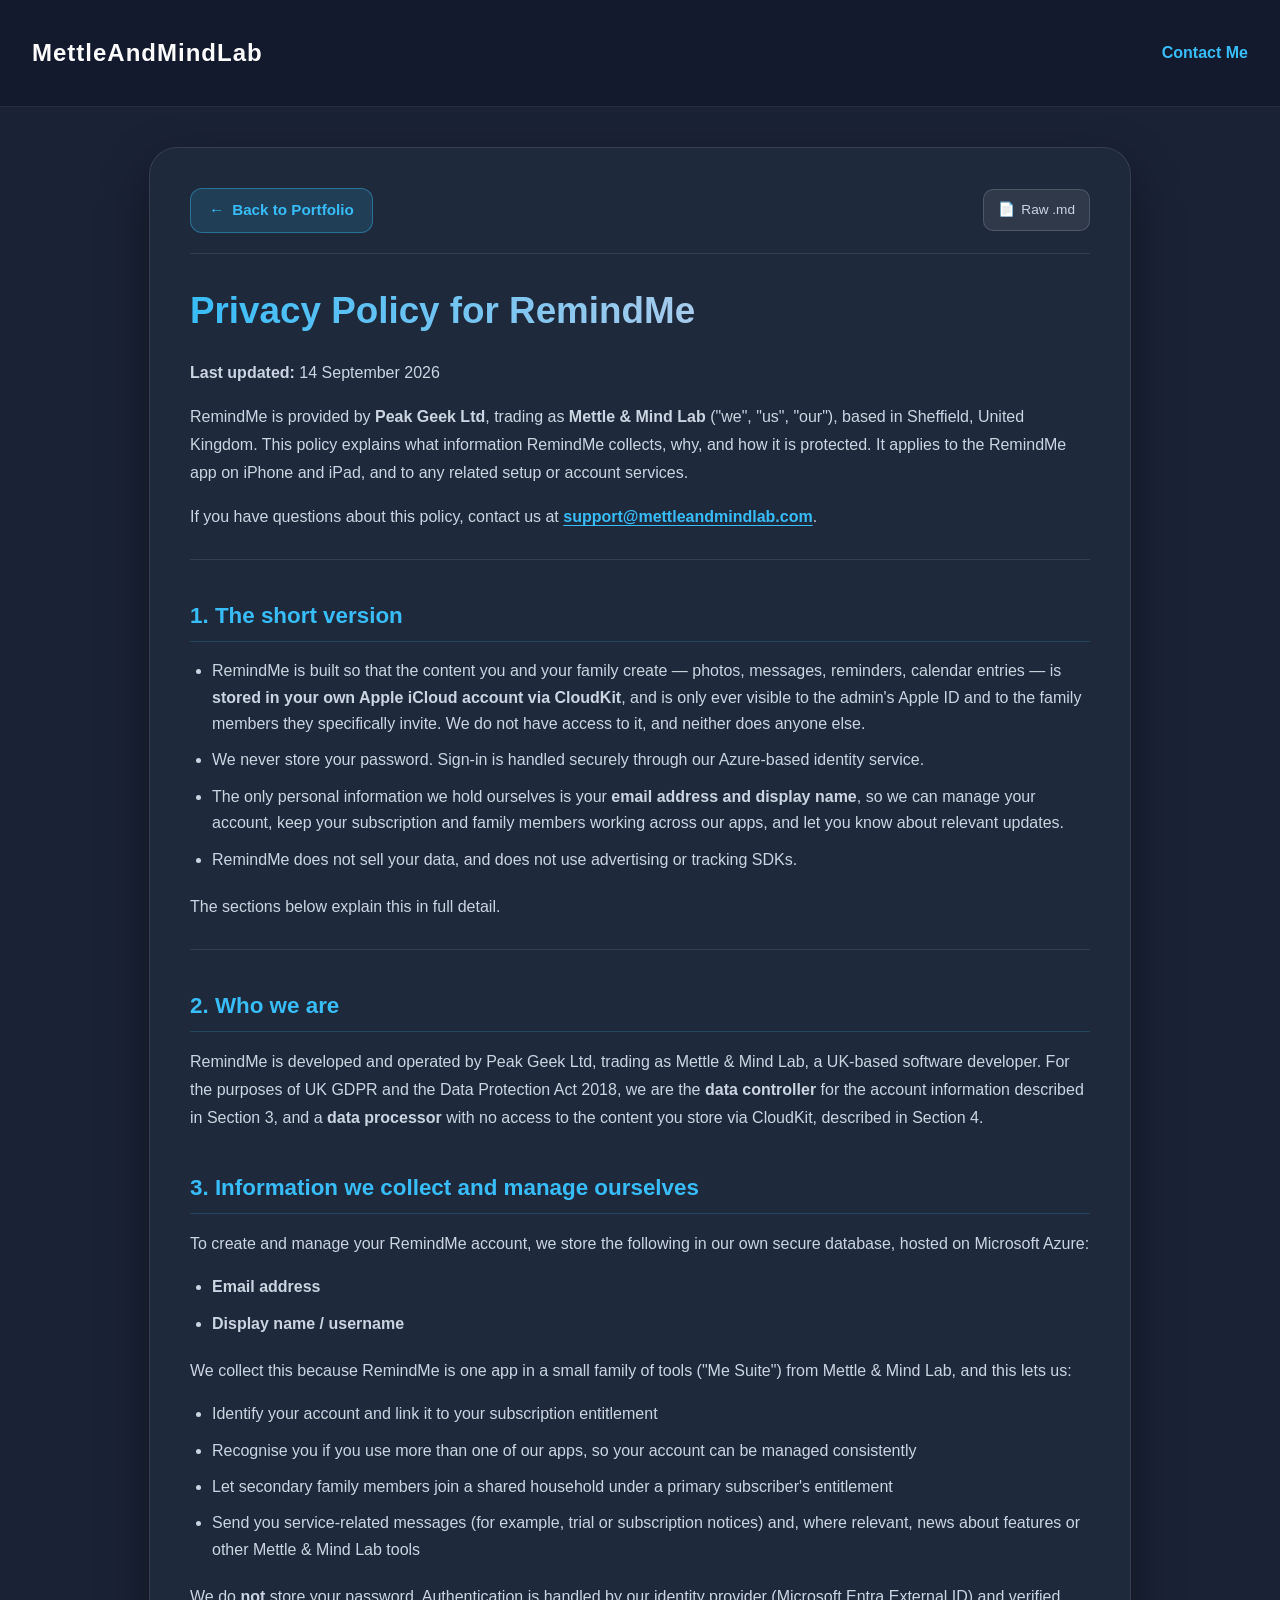
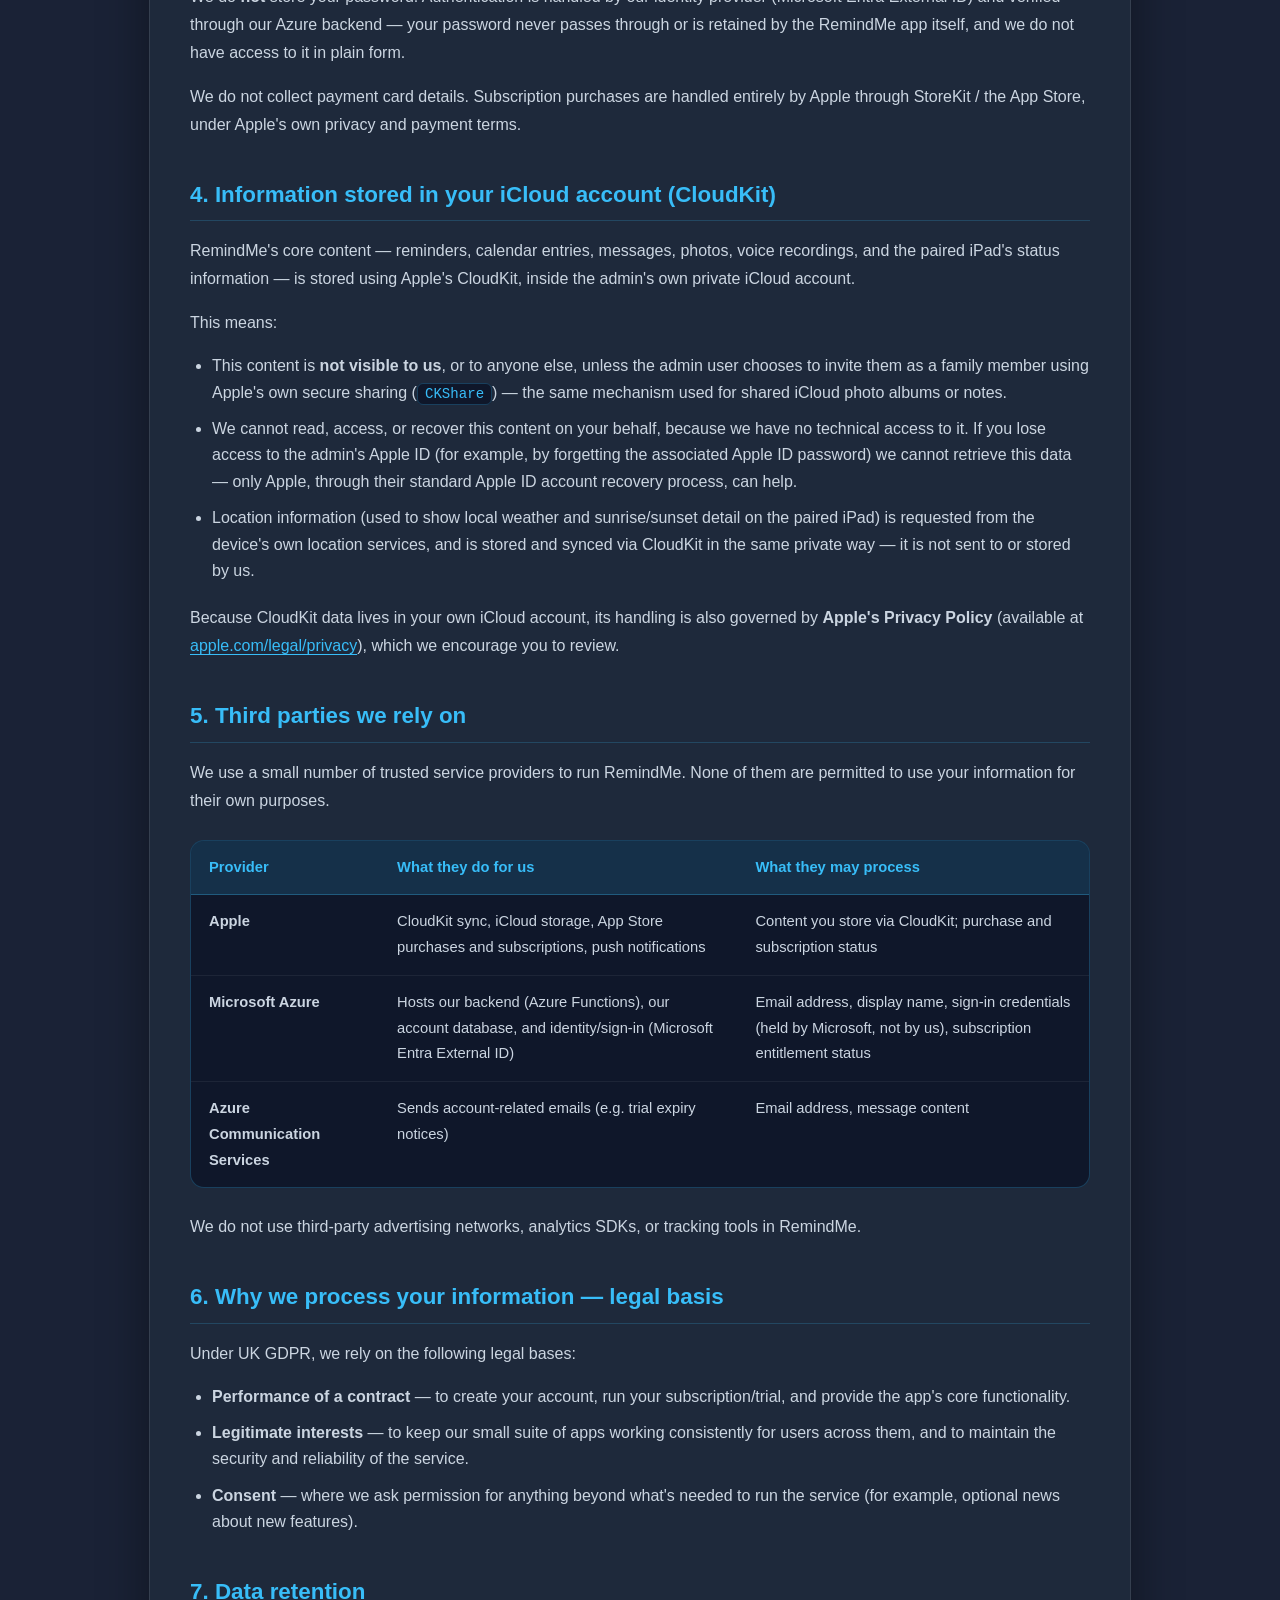
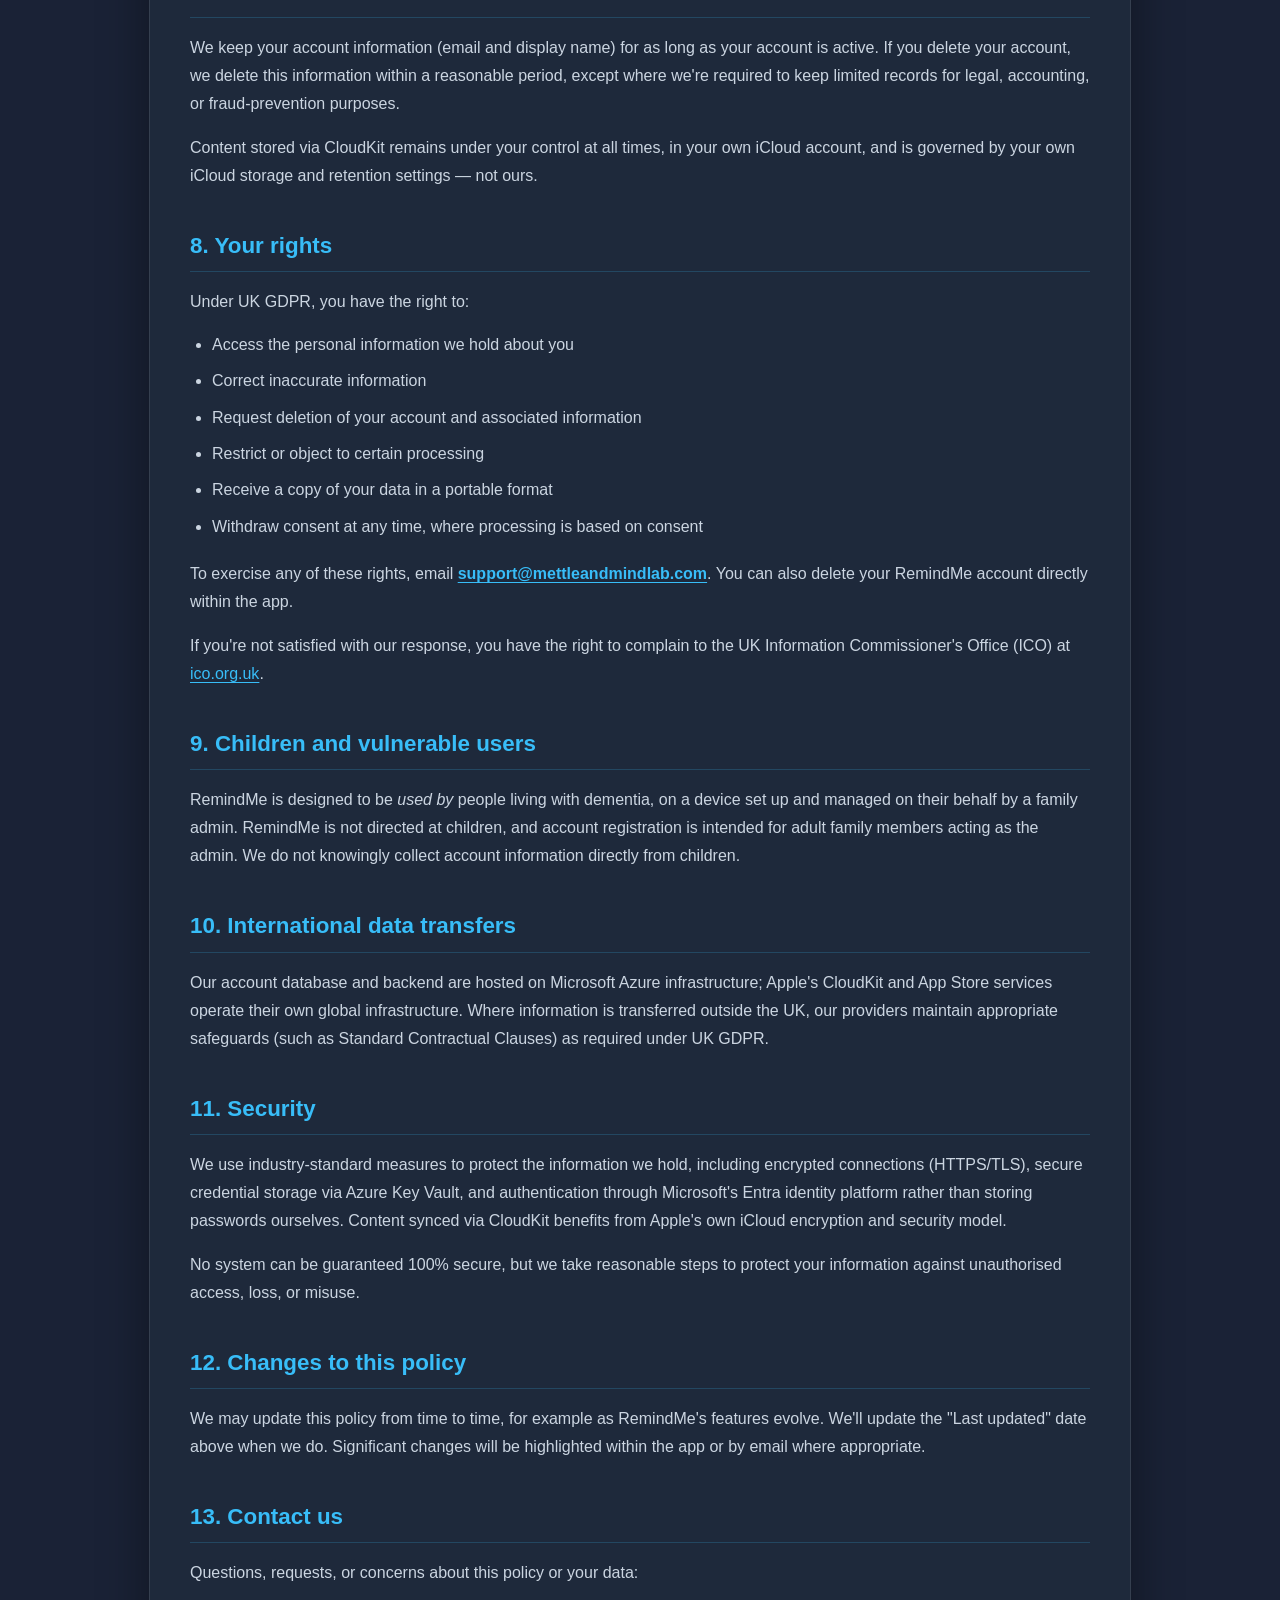
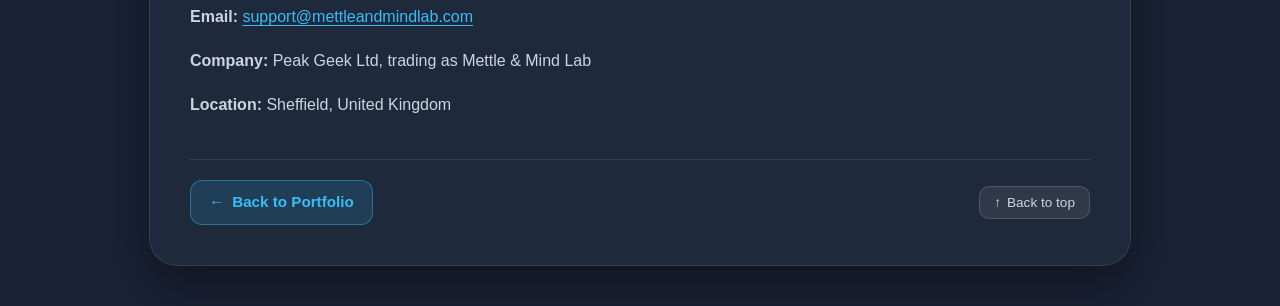
<file: RemindMe_Privacy_Policy.html>
<!DOCTYPE html>
<html lang="en">
<head>
    <meta charset="UTF-8">
    <meta name="viewport" content="width=device-width, initial-scale=1.0">
    <title>Privacy Policy - RemindMe | Mettle & Mind Lab</title>
    <meta name="description" content="Privacy Policy for RemindMe iOS/iPadOS app by Peak Geek Ltd / Mettle & Mind Lab.">
    <style>
        body { 
            margin: 0; 
            font-family: 'Segoe UI', Tahoma, Geneva, Verdana, sans-serif; 
            background-color: #1a2236; 
            color: #cbd5e1;
            line-height: 1.75;
        }

        header { 
            padding: 2rem; 
            display: flex; 
            justify-content: space-between; 
            align-items: center; 
            border-bottom: 1px solid rgba(255, 255, 255, 0.08);
            background: rgba(15, 23, 42, 0.6);
            backdrop-filter: blur(10px);
        }

        .container {
            max-width: 900px;
            margin: 40px auto;
            padding: 40px;
            background: #1e293b;
            border-radius: 28px;
            border: 1px solid rgba(255, 255, 255, 0.1);
            box-shadow: 0 20px 50px rgba(0,0,0,0.4);
        }

        .policy-nav-bar {
            display: flex;
            justify-content: space-between;
            align-items: center;
            padding-bottom: 20px;
            margin-bottom: 25px;
            border-bottom: 1px solid rgba(255, 255, 255, 0.1);
            flex-wrap: wrap;
            gap: 12px;
        }

        .policy-back-btn {
            display: inline-flex;
            align-items: center;
            gap: 8px;
            background: rgba(56, 189, 248, 0.15);
            border: 1px solid rgba(56, 189, 248, 0.4);
            color: #38bdf8;
            padding: 8px 18px;
            border-radius: 12px;
            text-decoration: none;
            font-weight: 600;
            font-size: 0.95rem;
            transition: all 0.2s ease;
        }
        .policy-back-btn:hover {
            background: rgba(56, 189, 248, 0.3);
            color: white;
            transform: translateX(-3px);
        }

        .policy-action-btn {
            background: rgba(255, 255, 255, 0.08);
            border: 1px solid rgba(255, 255, 255, 0.15);
            color: #cbd5e1;
            padding: 8px 14px;
            border-radius: 10px;
            text-decoration: none;
            font-size: 0.85rem;
            transition: all 0.2s ease;
            display: inline-flex;
            align-items: center;
            gap: 6px;
        }
        .policy-action-btn:hover {
            background: rgba(255, 255, 255, 0.18);
            color: white;
        }

        .policy-h1 {
            font-size: 2.3rem;
            margin-top: 0;
            margin-bottom: 12px;
            background: linear-gradient(to right, #38bdf8, #fed6e3);
            -webkit-background-clip: text;
            -webkit-text-fill-color: transparent;
        }

        .policy-h2 {
            font-size: 1.4rem;
            color: #38bdf8;
            margin-top: 36px;
            margin-bottom: 12px;
            padding-bottom: 6px;
            border-bottom: 1px solid rgba(56, 189, 248, 0.2);
        }

        .policy-h3 {
            font-size: 1.15rem;
            color: #f1f5f9;
            margin-top: 24px;
            margin-bottom: 10px;
        }

        .policy-p {
            margin-bottom: 16px;
            color: #cbd5e1;
        }

        .policy-hr {
            border: none;
            border-top: 1px solid rgba(255, 255, 255, 0.1);
            margin: 28px 0;
        }

        .policy-ul {
            padding-left: 22px;
            margin-bottom: 20px;
        }

        .policy-ul li {
            margin-bottom: 10px;
            line-height: 1.65;
        }

        .table-container {
            overflow-x: auto;
            margin: 25px 0;
            border-radius: 14px;
            border: 1px solid rgba(56, 189, 248, 0.25);
            background: #0f172a;
        }

        .policy-table {
            width: 100%;
            border-collapse: collapse;
            text-align: left;
            font-size: 0.92rem;
        }

        .policy-table th {
            background: rgba(56, 189, 248, 0.15);
            color: #38bdf8;
            padding: 14px 18px;
            font-weight: 600;
            border-bottom: 1px solid rgba(56, 189, 248, 0.3);
        }

        .policy-table td {
            padding: 14px 18px;
            border-bottom: 1px solid rgba(255, 255, 255, 0.06);
            color: #cbd5e1;
            vertical-align: top;
        }

        .policy-table tr:last-child td {
            border-bottom: none;
        }

        .policy-link {
            color: #38bdf8;
            text-decoration: underline;
            text-underline-offset: 3px;
            transition: color 0.2s ease;
        }

        .policy-link:hover {
            color: #fed6e3;
        }

        code {
            background: #0f172a;
            color: #38bdf8;
            padding: 2px 7px;
            border-radius: 6px;
            font-size: 0.88em;
            border: 1px solid rgba(56, 189, 248, 0.25);
            font-family: ui-monospace, SFMono-Regular, Menlo, Monaco, Consolas, monospace;
        }

        .policy-footer-nav {
            margin-top: 40px;
            padding-top: 20px;
            border-top: 1px solid rgba(255, 255, 255, 0.1);
            display: flex;
            justify-content: space-between;
            align-items: center;
            flex-wrap: wrap;
            gap: 15px;
        }
    </style>
</head>
<body>

    <header>
        <h1 style="margin:0; letter-spacing: 1px; font-size:1.5rem;"><a href="index.html" style="color:white; text-decoration:none;">MettleAndMindLab</a></h1>
        <a href="mailto:contact@mettleandmindlab.com" style="color:#38bdf8; text-decoration:none; font-weight:bold;">Contact Me</a>
    </header>

    <div class="container">
        <div class="policy-nav-bar">
            <a href="index.html" class="policy-back-btn">
                <span>&#8592;</span> Back to Portfolio
            </a>
            <div style="display:flex; gap:10px;">
                <a href="RemindMe_Privacy_Policy.md" target="_blank" class="policy-action-btn">
                    <span>&#128196;</span> Raw .md
                </a>
            </div>
        </div>

        <h1 class="policy-h1">Privacy Policy for RemindMe</h1>
        <p class="policy-p"><strong>Last updated:</strong> 14 September 2026</p>
        <p class="policy-p">RemindMe is provided by <strong>Peak Geek Ltd</strong>, trading as <strong>Mettle & Mind Lab</strong> ("we", "us", "our"), based in Sheffield, United Kingdom. This policy explains what information RemindMe collects, why, and how it is protected. It applies to the RemindMe app on iPhone and iPad, and to any related setup or account services.</p>
        <p class="policy-p">If you have questions about this policy, contact us at <strong><a href="mailto:support@mettleandmindlab.com" class="policy-link">support@mettleandmindlab.com</a></strong>.</p>
        
        <hr class="policy-hr">
        
        <h2 class="policy-h2">1. The short version</h2>
        <ul class="policy-ul">
            <li>RemindMe is built so that the content you and your family create — photos, messages, reminders, calendar entries — is <strong>stored in your own Apple iCloud account via CloudKit</strong>, and is only ever visible to the admin's Apple ID and to the family members they specifically invite. We do not have access to it, and neither does anyone else.</li>
            <li>We never store your password. Sign-in is handled securely through our Azure-based identity service.</li>
            <li>The only personal information we hold ourselves is your <strong>email address and display name</strong>, so we can manage your account, keep your subscription and family members working across our apps, and let you know about relevant updates.</li>
            <li>RemindMe does not sell your data, and does not use advertising or tracking SDKs.</li>
        </ul>
        <p class="policy-p">The sections below explain this in full detail.</p>
        
        <hr class="policy-hr">
        
        <h2 class="policy-h2">2. Who we are</h2>
        <p class="policy-p">RemindMe is developed and operated by Peak Geek Ltd, trading as Mettle & Mind Lab, a UK-based software developer. For the purposes of UK GDPR and the Data Protection Act 2018, we are the <strong>data controller</strong> for the account information described in Section 3, and a <strong>data processor</strong> with no access to the content you store via CloudKit, described in Section 4.</p>
        
        <h2 class="policy-h2">3. Information we collect and manage ourselves</h2>
        <p class="policy-p">To create and manage your RemindMe account, we store the following in our own secure database, hosted on Microsoft Azure:</p>
        <ul class="policy-ul">
            <li><strong>Email address</strong></li>
            <li><strong>Display name / username</strong></li>
        </ul>
        <p class="policy-p">We collect this because RemindMe is one app in a small family of tools ("Me Suite") from Mettle & Mind Lab, and this lets us:</p>
        <ul class="policy-ul">
            <li>Identify your account and link it to your subscription entitlement</li>
            <li>Recognise you if you use more than one of our apps, so your account can be managed consistently</li>
            <li>Let secondary family members join a shared household under a primary subscriber's entitlement</li>
            <li>Send you service-related messages (for example, trial or subscription notices) and, where relevant, news about features or other Mettle & Mind Lab tools</li>
        </ul>
        <p class="policy-p">We do <strong>not</strong> store your password. Authentication is handled by our identity provider (Microsoft Entra External ID) and verified through our Azure backend — your password never passes through or is retained by the RemindMe app itself, and we do not have access to it in plain form.</p>
        <p class="policy-p">We do not collect payment card details. Subscription purchases are handled entirely by Apple through StoreKit / the App Store, under Apple's own privacy and payment terms.</p>
        
        <h2 class="policy-h2">4. Information stored in your iCloud account (CloudKit)</h2>
        <p class="policy-p">RemindMe's core content — reminders, calendar entries, messages, photos, voice recordings, and the paired iPad's status information — is stored using Apple's CloudKit, inside the admin's own private iCloud account.</p>
        <p class="policy-p">This means:</p>
        <ul class="policy-ul">
            <li>This content is <strong>not visible to us</strong>, or to anyone else, unless the admin user chooses to invite them as a family member using Apple's own secure sharing (<code>CKShare</code>) — the same mechanism used for shared iCloud photo albums or notes.</li>
            <li>We cannot read, access, or recover this content on your behalf, because we have no technical access to it. If you lose access to the admin's Apple ID (for example, by forgetting the associated Apple ID password) we cannot retrieve this data — only Apple, through their standard Apple ID account recovery process, can help.</li>
            <li>Location information (used to show local weather and sunrise/sunset detail on the paired iPad) is requested from the device's own location services, and is stored and synced via CloudKit in the same private way — it is not sent to or stored by us.</li>
        </ul>
        <p class="policy-p">Because CloudKit data lives in your own iCloud account, its handling is also governed by <strong>Apple's Privacy Policy</strong> (available at <a href="https://apple.com/legal/privacy" target="_blank" rel="noopener noreferrer" class="policy-link">apple.com/legal/privacy</a>), which we encourage you to review.</p>
        
        <h2 class="policy-h2">5. Third parties we rely on</h2>
        <p class="policy-p">We use a small number of trusted service providers to run RemindMe. None of them are permitted to use your information for their own purposes.</p>
        
        <div class="table-container">
            <table class="policy-table">
                <thead>
                    <tr>
                        <th>Provider</th>
                        <th>What they do for us</th>
                        <th>What they may process</th>
                    </tr>
                </thead>
                <tbody>
                    <tr>
                        <td><strong>Apple</strong></td>
                        <td>CloudKit sync, iCloud storage, App Store purchases and subscriptions, push notifications</td>
                        <td>Content you store via CloudKit; purchase and subscription status</td>
                    </tr>
                    <tr>
                        <td><strong>Microsoft Azure</strong></td>
                        <td>Hosts our backend (Azure Functions), our account database, and identity/sign-in (Microsoft Entra External ID)</td>
                        <td>Email address, display name, sign-in credentials (held by Microsoft, not by us), subscription entitlement status</td>
                    </tr>
                    <tr>
                        <td><strong>Azure Communication Services</strong></td>
                        <td>Sends account-related emails (e.g. trial expiry notices)</td>
                        <td>Email address, message content</td>
                    </tr>
                </tbody>
            </table>
        </div>
        <p class="policy-p">We do not use third-party advertising networks, analytics SDKs, or tracking tools in RemindMe.</p>
        
        <h2 class="policy-h2">6. Why we process your information — legal basis</h2>
        <p class="policy-p">Under UK GDPR, we rely on the following legal bases:</p>
        <ul class="policy-ul">
            <li><strong>Performance of a contract</strong> — to create your account, run your subscription/trial, and provide the app's core functionality.</li>
            <li><strong>Legitimate interests</strong> — to keep our small suite of apps working consistently for users across them, and to maintain the security and reliability of the service.</li>
            <li><strong>Consent</strong> — where we ask permission for anything beyond what's needed to run the service (for example, optional news about new features).</li>
        </ul>
        
        <h2 class="policy-h2">7. Data retention</h2>
        <p class="policy-p">We keep your account information (email and display name) for as long as your account is active. If you delete your account, we delete this information within a reasonable period, except where we're required to keep limited records for legal, accounting, or fraud-prevention purposes.</p>
        <p class="policy-p">Content stored via CloudKit remains under your control at all times, in your own iCloud account, and is governed by your own iCloud storage and retention settings — not ours.</p>
        
        <h2 class="policy-h2">8. Your rights</h2>
        <p class="policy-p">Under UK GDPR, you have the right to:</p>
        <ul class="policy-ul">
            <li>Access the personal information we hold about you</li>
            <li>Correct inaccurate information</li>
            <li>Request deletion of your account and associated information</li>
            <li>Restrict or object to certain processing</li>
            <li>Receive a copy of your data in a portable format</li>
            <li>Withdraw consent at any time, where processing is based on consent</li>
        </ul>
        <p class="policy-p">To exercise any of these rights, email <strong><a href="mailto:support@mettleandmindlab.com" class="policy-link">support@mettleandmindlab.com</a></strong>. You can also delete your RemindMe account directly within the app.</p>
        <p class="policy-p">If you're not satisfied with our response, you have the right to complain to the UK Information Commissioner's Office (ICO) at <a href="https://ico.org.uk" target="_blank" rel="noopener noreferrer" class="policy-link">ico.org.uk</a>.</p>
        
        <h2 class="policy-h2">9. Children and vulnerable users</h2>
        <p class="policy-p">RemindMe is designed to be <em>used by</em> people living with dementia, on a device set up and managed on their behalf by a family admin. RemindMe is not directed at children, and account registration is intended for adult family members acting as the admin. We do not knowingly collect account information directly from children.</p>
        
        <h2 class="policy-h2">10. International data transfers</h2>
        <p class="policy-p">Our account database and backend are hosted on Microsoft Azure infrastructure; Apple's CloudKit and App Store services operate their own global infrastructure. Where information is transferred outside the UK, our providers maintain appropriate safeguards (such as Standard Contractual Clauses) as required under UK GDPR.</p>
        
        <h2 class="policy-h2">11. Security</h2>
        <p class="policy-p">We use industry-standard measures to protect the information we hold, including encrypted connections (HTTPS/TLS), secure credential storage via Azure Key Vault, and authentication through Microsoft's Entra identity platform rather than storing passwords ourselves. Content synced via CloudKit benefits from Apple's own iCloud encryption and security model.</p>
        <p class="policy-p">No system can be guaranteed 100% secure, but we take reasonable steps to protect your information against unauthorised access, loss, or misuse.</p>
        
        <h2 class="policy-h2">12. Changes to this policy</h2>
        <p class="policy-p">We may update this policy from time to time, for example as RemindMe's features evolve. We'll update the "Last updated" date above when we do. Significant changes will be highlighted within the app or by email where appropriate.</p>
        
        <h2 class="policy-h2">13. Contact us</h2>
        <p class="policy-p">Questions, requests, or concerns about this policy or your data:</p>
        <p class="policy-p"><strong>Email:</strong> <a href="mailto:support@mettleandmindlab.com" class="policy-link">support@mettleandmindlab.com</a></p>
        <p class="policy-p"><strong>Company:</strong> Peak Geek Ltd, trading as Mettle & Mind Lab</p>
        <p class="policy-p"><strong>Location:</strong> Sheffield, United Kingdom</p>

        <div class="policy-footer-nav">
            <a href="index.html" class="policy-back-btn">
                <span>&#8592;</span> Back to Portfolio
            </a>
            <button class="policy-action-btn" onclick="window.scrollTo({top: 0, behavior: 'smooth'})">
                <span>&#8593;</span> Back to top
            </button>
        </div>
    </div>

</body>
</html>
</file>
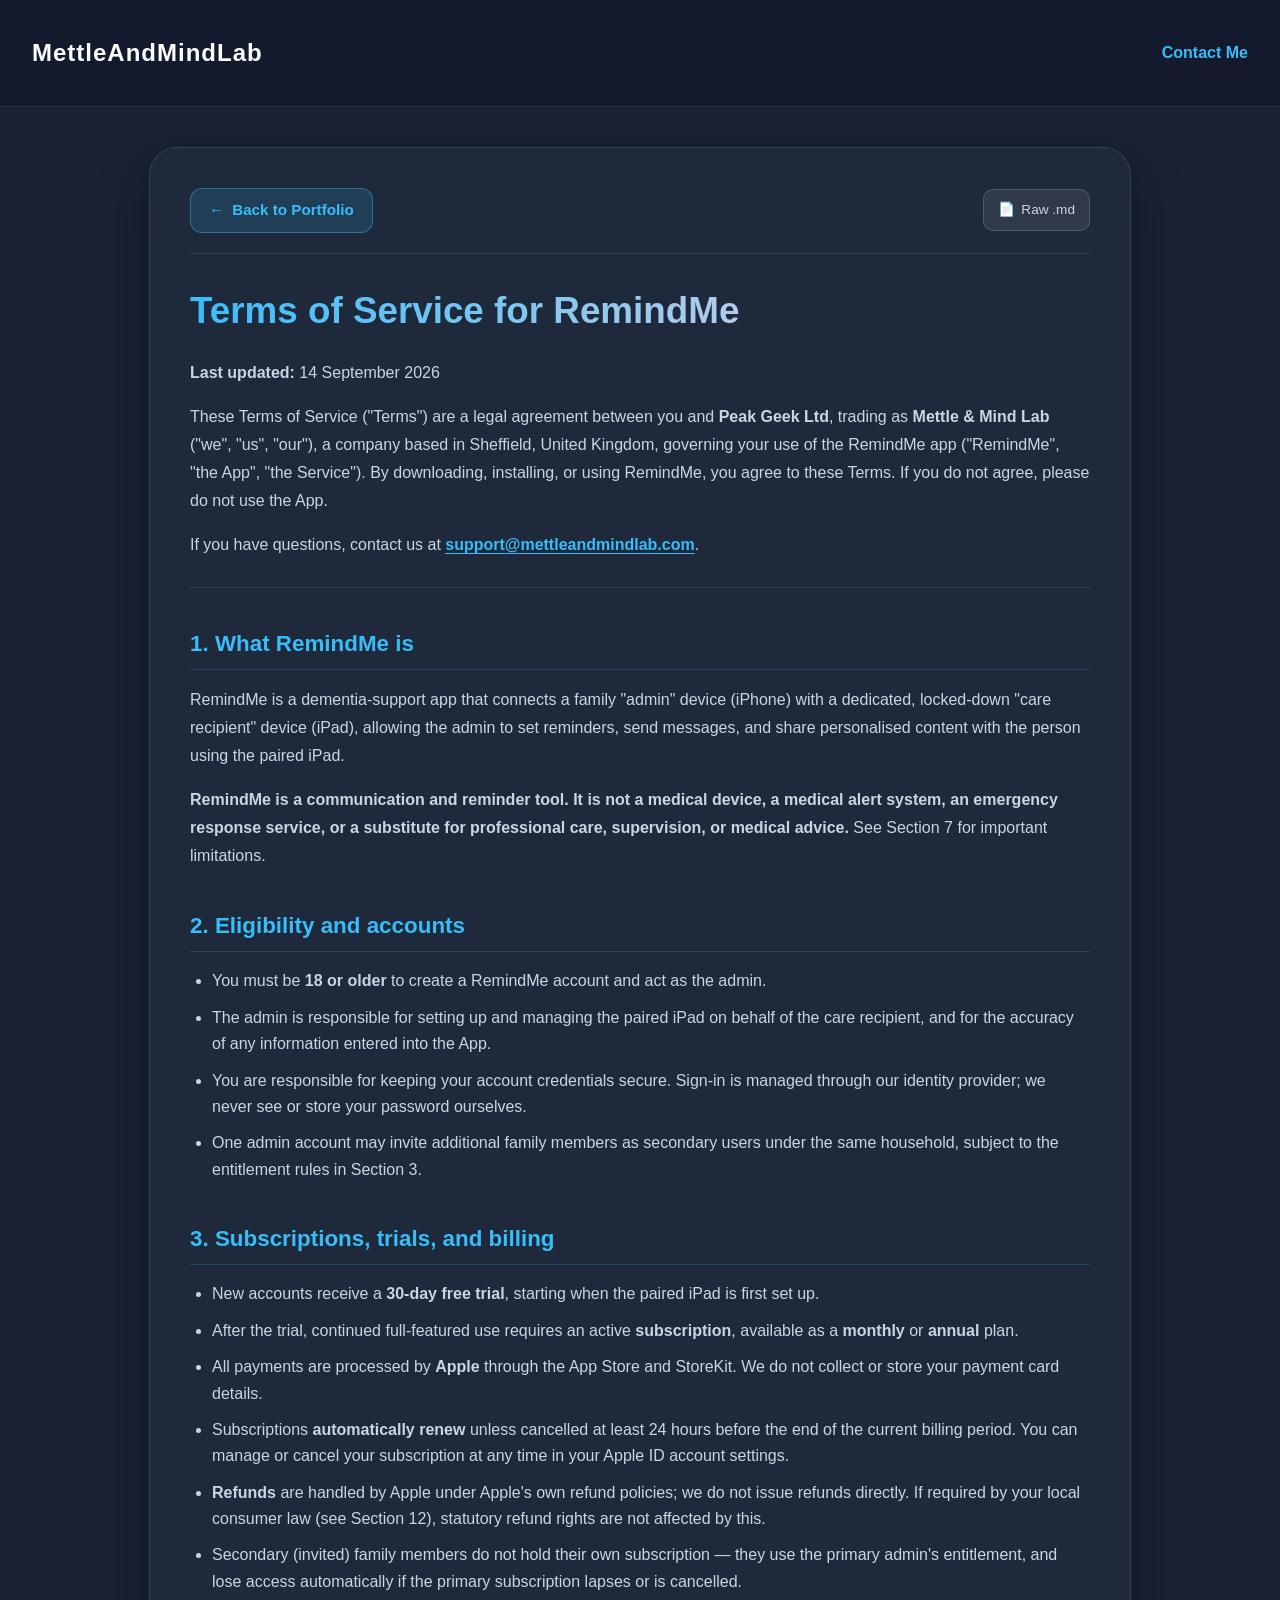
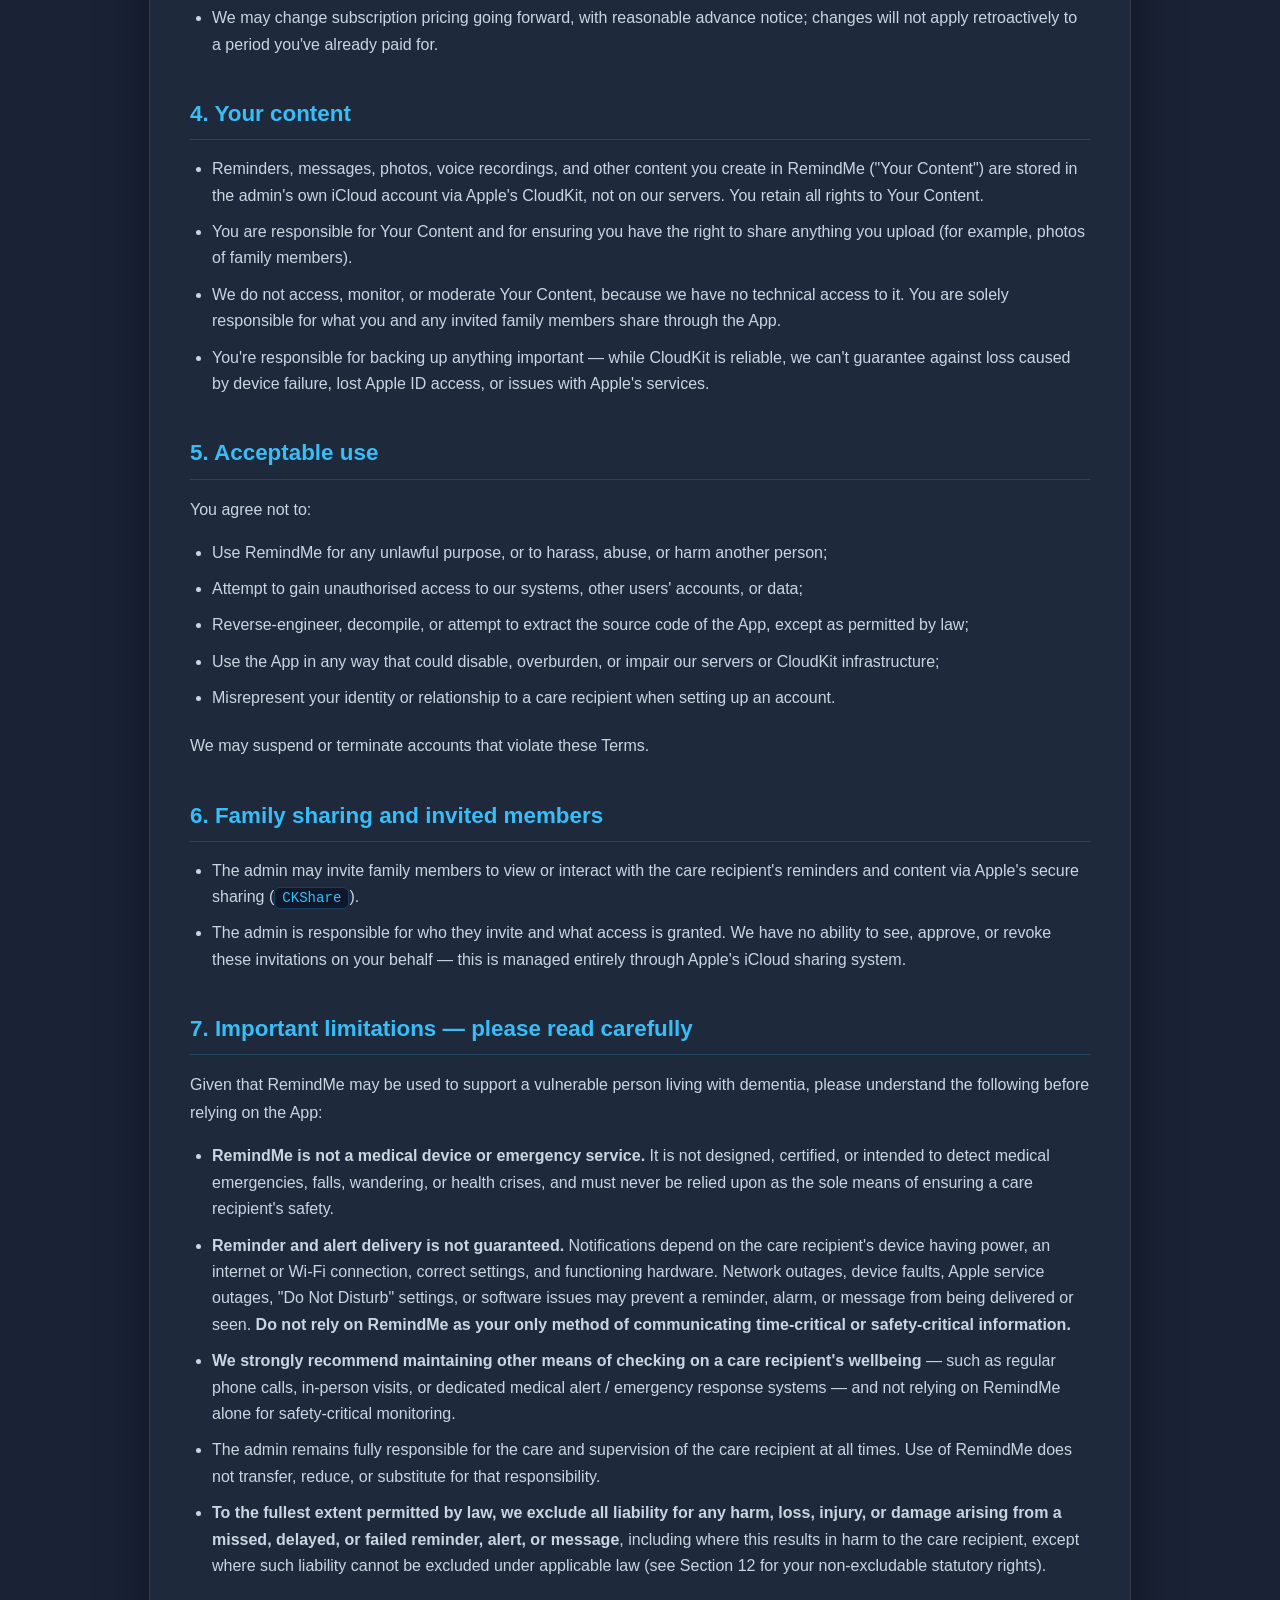
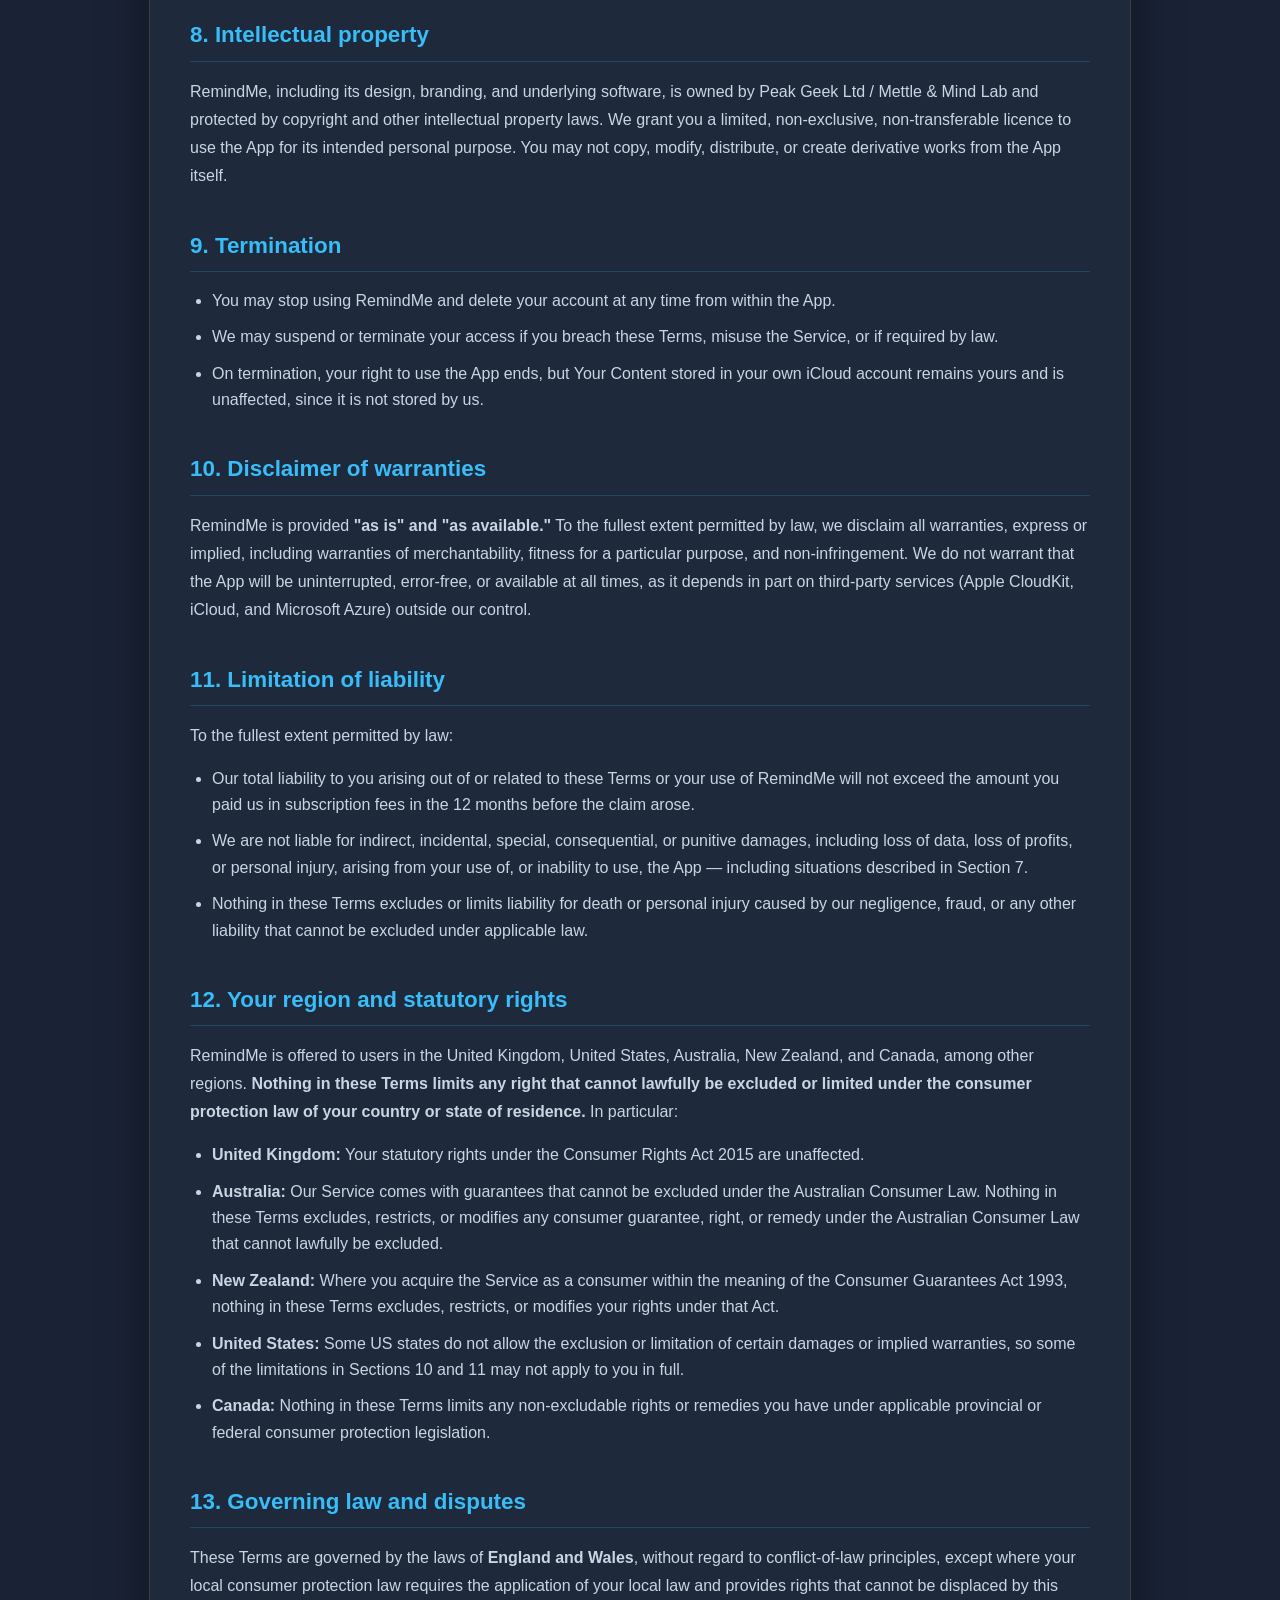
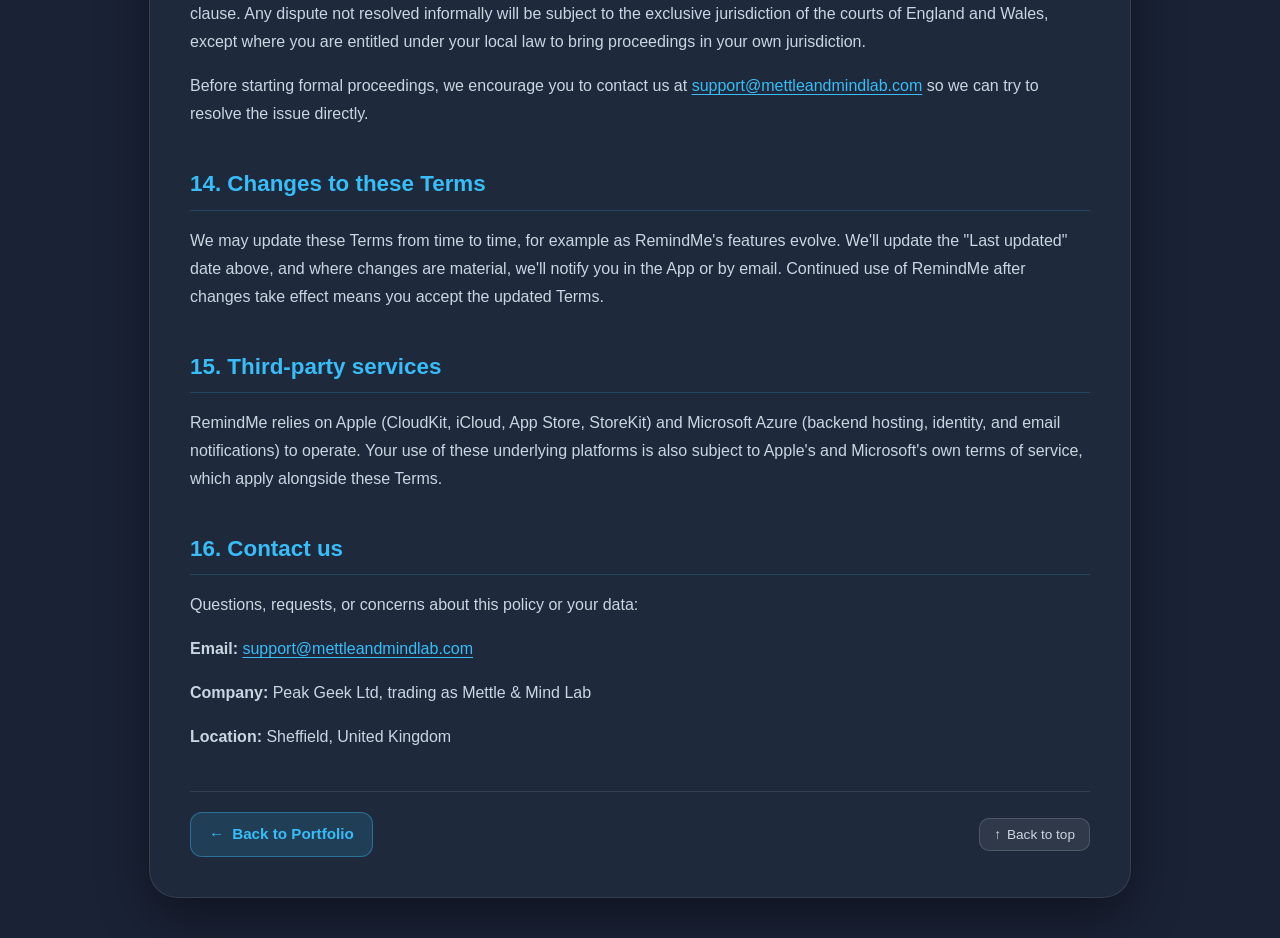
<file: RemindMe_Terms_of_Service.html>
<!DOCTYPE html>
<html lang="en">
<head>
    <meta charset="UTF-8">
    <meta name="viewport" content="width=device-width, initial-scale=1.0">
    <title>Terms of Service - RemindMe | Mettle & Mind Lab</title>
    <meta name="description" content="Terms of Service for RemindMe iOS/iPadOS app by Peak Geek Ltd / Mettle & Mind Lab.">
    <style>
        body { 
            margin: 0; 
            font-family: 'Segoe UI', Tahoma, Geneva, Verdana, sans-serif; 
            background-color: #1a2236; 
            color: #cbd5e1;
            line-height: 1.75;
        }

        header { 
            padding: 2rem; 
            display: flex; 
            justify-content: space-between; 
            align-items: center; 
            border-bottom: 1px solid rgba(255, 255, 255, 0.08);
            background: rgba(15, 23, 42, 0.6);
            backdrop-filter: blur(10px);
        }

        .container {
            max-width: 900px;
            margin: 40px auto;
            padding: 40px;
            background: #1e293b;
            border-radius: 28px;
            border: 1px solid rgba(255, 255, 255, 0.1);
            box-shadow: 0 20px 50px rgba(0,0,0,0.4);
        }

        .policy-nav-bar {
            display: flex;
            justify-content: space-between;
            align-items: center;
            padding-bottom: 20px;
            margin-bottom: 25px;
            border-bottom: 1px solid rgba(255, 255, 255, 0.1);
            flex-wrap: wrap;
            gap: 12px;
        }

        .policy-back-btn {
            display: inline-flex;
            align-items: center;
            gap: 8px;
            background: rgba(56, 189, 248, 0.15);
            border: 1px solid rgba(56, 189, 248, 0.4);
            color: #38bdf8;
            padding: 8px 18px;
            border-radius: 12px;
            text-decoration: none;
            font-weight: 600;
            font-size: 0.95rem;
            transition: all 0.2s ease;
        }
        .policy-back-btn:hover {
            background: rgba(56, 189, 248, 0.3);
            color: white;
            transform: translateX(-3px);
        }

        .policy-action-btn {
            background: rgba(255, 255, 255, 0.08);
            border: 1px solid rgba(255, 255, 255, 0.15);
            color: #cbd5e1;
            padding: 8px 14px;
            border-radius: 10px;
            text-decoration: none;
            font-size: 0.85rem;
            transition: all 0.2s ease;
            display: inline-flex;
            align-items: center;
            gap: 6px;
        }
        .policy-action-btn:hover {
            background: rgba(255, 255, 255, 0.18);
            color: white;
        }

        .policy-h1 {
            font-size: 2.3rem;
            margin-top: 0;
            margin-bottom: 12px;
            background: linear-gradient(to right, #38bdf8, #fed6e3);
            -webkit-background-clip: text;
            -webkit-text-fill-color: transparent;
        }

        .policy-h2 {
            font-size: 1.4rem;
            color: #38bdf8;
            margin-top: 36px;
            margin-bottom: 12px;
            padding-bottom: 6px;
            border-bottom: 1px solid rgba(56, 189, 248, 0.2);
        }

        .policy-h3 {
            font-size: 1.15rem;
            color: #f1f5f9;
            margin-top: 24px;
            margin-bottom: 10px;
        }

        .policy-p {
            margin-bottom: 16px;
            color: #cbd5e1;
        }

        .policy-hr {
            border: none;
            border-top: 1px solid rgba(255, 255, 255, 0.1);
            margin: 28px 0;
        }

        .policy-ul {
            padding-left: 22px;
            margin-bottom: 20px;
        }

        .policy-ul li {
            margin-bottom: 10px;
            line-height: 1.65;
        }

        .policy-link {
            color: #38bdf8;
            text-decoration: underline;
            text-underline-offset: 3px;
            transition: color 0.2s ease;
        }

        .policy-link:hover {
            color: #fed6e3;
        }

        code {
            background: #0f172a;
            color: #38bdf8;
            padding: 2px 7px;
            border-radius: 6px;
            font-size: 0.88em;
            border: 1px solid rgba(56, 189, 248, 0.25);
            font-family: ui-monospace, SFMono-Regular, Menlo, Monaco, Consolas, monospace;
        }

        .policy-footer-nav {
            margin-top: 40px;
            padding-top: 20px;
            border-top: 1px solid rgba(255, 255, 255, 0.1);
            display: flex;
            justify-content: space-between;
            align-items: center;
            flex-wrap: wrap;
            gap: 15px;
        }
    </style>
</head>
<body>

    <header>
        <h1 style="margin:0; letter-spacing: 1px; font-size:1.5rem;"><a href="index.html" style="color:white; text-decoration:none;">MettleAndMindLab</a></h1>
        <a href="mailto:contact@mettleandmindlab.com" style="color:#38bdf8; text-decoration:none; font-weight:bold;">Contact Me</a>
    </header>

    <div class="container">
        <div class="policy-nav-bar">
            <a href="index.html" class="policy-back-btn">
                <span>&#8592;</span> Back to Portfolio
            </a>
            <div style="display:flex; gap:10px;">
                <a href="RemindMe_Terms_of_Service.md" target="_blank" class="policy-action-btn">
                    <span>&#128196;</span> Raw .md
                </a>
            </div>
        </div>

        <h1 class="policy-h1">Terms of Service for RemindMe</h1>
        <p class="policy-p"><strong>Last updated:</strong> 14 September 2026</p>
        <p class="policy-p">These Terms of Service ("Terms") are a legal agreement between you and <strong>Peak Geek Ltd</strong>, trading as <strong>Mettle & Mind Lab</strong> ("we", "us", "our"), a company based in Sheffield, United Kingdom, governing your use of the RemindMe app ("RemindMe", "the App", "the Service"). By downloading, installing, or using RemindMe, you agree to these Terms. If you do not agree, please do not use the App.</p>
        <p class="policy-p">If you have questions, contact us at <strong><a href="mailto:support@mettleandmindlab.com" class="policy-link">support@mettleandmindlab.com</a></strong>.</p>
        
        <hr class="policy-hr">
        
        <h2 class="policy-h2">1. What RemindMe is</h2>
        <p class="policy-p">RemindMe is a dementia-support app that connects a family "admin" device (iPhone) with a dedicated, locked-down "care recipient" device (iPad), allowing the admin to set reminders, send messages, and share personalised content with the person using the paired iPad.</p>
        <p class="policy-p"><strong>RemindMe is a communication and reminder tool. It is not a medical device, a medical alert system, an emergency response service, or a substitute for professional care, supervision, or medical advice.</strong> See Section 7 for important limitations.</p>
        
        <h2 class="policy-h2">2. Eligibility and accounts</h2>
        <ul class="policy-ul">
            <li>You must be <strong>18 or older</strong> to create a RemindMe account and act as the admin.</li>
            <li>The admin is responsible for setting up and managing the paired iPad on behalf of the care recipient, and for the accuracy of any information entered into the App.</li>
            <li>You are responsible for keeping your account credentials secure. Sign-in is managed through our identity provider; we never see or store your password ourselves.</li>
            <li>One admin account may invite additional family members as secondary users under the same household, subject to the entitlement rules in Section 3.</li>
        </ul>
        
        <h2 class="policy-h2">3. Subscriptions, trials, and billing</h2>
        <ul class="policy-ul">
            <li>New accounts receive a <strong>30-day free trial</strong>, starting when the paired iPad is first set up.</li>
            <li>After the trial, continued full-featured use requires an active <strong>subscription</strong>, available as a <strong>monthly</strong> or <strong>annual</strong> plan.</li>
            <li>All payments are processed by <strong>Apple</strong> through the App Store and StoreKit. We do not collect or store your payment card details.</li>
            <li>Subscriptions <strong>automatically renew</strong> unless cancelled at least 24 hours before the end of the current billing period. You can manage or cancel your subscription at any time in your Apple ID account settings.</li>
            <li><strong>Refunds</strong> are handled by Apple under Apple's own refund policies; we do not issue refunds directly. If required by your local consumer law (see Section 12), statutory refund rights are not affected by this.</li>
            <li>Secondary (invited) family members do not hold their own subscription — they use the primary admin's entitlement, and lose access automatically if the primary subscription lapses or is cancelled.</li>
            <li>We may change subscription pricing going forward, with reasonable advance notice; changes will not apply retroactively to a period you've already paid for.</li>
        </ul>
        
        <h2 class="policy-h2">4. Your content</h2>
        <ul class="policy-ul">
            <li>Reminders, messages, photos, voice recordings, and other content you create in RemindMe ("Your Content") are stored in the admin's own iCloud account via Apple's CloudKit, not on our servers. You retain all rights to Your Content.</li>
            <li>You are responsible for Your Content and for ensuring you have the right to share anything you upload (for example, photos of family members).</li>
            <li>We do not access, monitor, or moderate Your Content, because we have no technical access to it. You are solely responsible for what you and any invited family members share through the App.</li>
            <li>You're responsible for backing up anything important — while CloudKit is reliable, we can't guarantee against loss caused by device failure, lost Apple ID access, or issues with Apple's services.</li>
        </ul>
        
        <h2 class="policy-h2">5. Acceptable use</h2>
        <p class="policy-p">You agree not to:</p>
        <ul class="policy-ul">
            <li>Use RemindMe for any unlawful purpose, or to harass, abuse, or harm another person;</li>
            <li>Attempt to gain unauthorised access to our systems, other users' accounts, or data;</li>
            <li>Reverse-engineer, decompile, or attempt to extract the source code of the App, except as permitted by law;</li>
            <li>Use the App in any way that could disable, overburden, or impair our servers or CloudKit infrastructure;</li>
            <li>Misrepresent your identity or relationship to a care recipient when setting up an account.</li>
        </ul>
        <p class="policy-p">We may suspend or terminate accounts that violate these Terms.</p>
        
        <h2 class="policy-h2">6. Family sharing and invited members</h2>
        <ul class="policy-ul">
            <li>The admin may invite family members to view or interact with the care recipient's reminders and content via Apple's secure sharing (<code>CKShare</code>).</li>
            <li>The admin is responsible for who they invite and what access is granted. We have no ability to see, approve, or revoke these invitations on your behalf — this is managed entirely through Apple's iCloud sharing system.</li>
        </ul>
        
        <h2 class="policy-h2">7. Important limitations — please read carefully</h2>
        <p class="policy-p">Given that RemindMe may be used to support a vulnerable person living with dementia, please understand the following before relying on the App:</p>
        <ul class="policy-ul">
            <li><strong>RemindMe is not a medical device or emergency service.</strong> It is not designed, certified, or intended to detect medical emergencies, falls, wandering, or health crises, and must never be relied upon as the sole means of ensuring a care recipient's safety.</li>
            <li><strong>Reminder and alert delivery is not guaranteed.</strong> Notifications depend on the care recipient's device having power, an internet or Wi-Fi connection, correct settings, and functioning hardware. Network outages, device faults, Apple service outages, "Do Not Disturb" settings, or software issues may prevent a reminder, alarm, or message from being delivered or seen. <strong>Do not rely on RemindMe as your only method of communicating time-critical or safety-critical information.</strong></li>
            <li><strong>We strongly recommend maintaining other means of checking on a care recipient's wellbeing</strong> — such as regular phone calls, in-person visits, or dedicated medical alert / emergency response systems — and not relying on RemindMe alone for safety-critical monitoring.</li>
            <li>The admin remains fully responsible for the care and supervision of the care recipient at all times. Use of RemindMe does not transfer, reduce, or substitute for that responsibility.</li>
            <li><strong>To the fullest extent permitted by law, we exclude all liability for any harm, loss, injury, or damage arising from a missed, delayed, or failed reminder, alert, or message</strong>, including where this results in harm to the care recipient, except where such liability cannot be excluded under applicable law (see Section 12 for your non-excludable statutory rights).</li>
        </ul>
        
        <h2 class="policy-h2">8. Intellectual property</h2>
        <p class="policy-p">RemindMe, including its design, branding, and underlying software, is owned by Peak Geek Ltd / Mettle & Mind Lab and protected by copyright and other intellectual property laws. We grant you a limited, non-exclusive, non-transferable licence to use the App for its intended personal purpose. You may not copy, modify, distribute, or create derivative works from the App itself.</p>
        
        <h2 class="policy-h2">9. Termination</h2>
        <ul class="policy-ul">
            <li>You may stop using RemindMe and delete your account at any time from within the App.</li>
            <li>We may suspend or terminate your access if you breach these Terms, misuse the Service, or if required by law.</li>
            <li>On termination, your right to use the App ends, but Your Content stored in your own iCloud account remains yours and is unaffected, since it is not stored by us.</li>
        </ul>
        
        <h2 class="policy-h2">10. Disclaimer of warranties</h2>
        <p class="policy-p">RemindMe is provided <strong>"as is" and "as available."</strong> To the fullest extent permitted by law, we disclaim all warranties, express or implied, including warranties of merchantability, fitness for a particular purpose, and non-infringement. We do not warrant that the App will be uninterrupted, error-free, or available at all times, as it depends in part on third-party services (Apple CloudKit, iCloud, and Microsoft Azure) outside our control.</p>
        
        <h2 class="policy-h2">11. Limitation of liability</h2>
        <p class="policy-p">To the fullest extent permitted by law:</p>
        <ul class="policy-ul">
            <li>Our total liability to you arising out of or related to these Terms or your use of RemindMe will not exceed the amount you paid us in subscription fees in the 12 months before the claim arose.</li>
            <li>We are not liable for indirect, incidental, special, consequential, or punitive damages, including loss of data, loss of profits, or personal injury, arising from your use of, or inability to use, the App — including situations described in Section 7.</li>
            <li>Nothing in these Terms excludes or limits liability for death or personal injury caused by our negligence, fraud, or any other liability that cannot be excluded under applicable law.</li>
        </ul>
        
        <h2 class="policy-h2">12. Your region and statutory rights</h2>
        <p class="policy-p">RemindMe is offered to users in the United Kingdom, United States, Australia, New Zealand, and Canada, among other regions. <strong>Nothing in these Terms limits any right that cannot lawfully be excluded or limited under the consumer protection law of your country or state of residence.</strong> In particular:</p>
        <ul class="policy-ul">
            <li><strong>United Kingdom:</strong> Your statutory rights under the Consumer Rights Act 2015 are unaffected.</li>
            <li><strong>Australia:</strong> Our Service comes with guarantees that cannot be excluded under the Australian Consumer Law. Nothing in these Terms excludes, restricts, or modifies any consumer guarantee, right, or remedy under the Australian Consumer Law that cannot lawfully be excluded.</li>
            <li><strong>New Zealand:</strong> Where you acquire the Service as a consumer within the meaning of the Consumer Guarantees Act 1993, nothing in these Terms excludes, restricts, or modifies your rights under that Act.</li>
            <li><strong>United States:</strong> Some US states do not allow the exclusion or limitation of certain damages or implied warranties, so some of the limitations in Sections 10 and 11 may not apply to you in full.</li>
            <li><strong>Canada:</strong> Nothing in these Terms limits any non-excludable rights or remedies you have under applicable provincial or federal consumer protection legislation.</li>
        </ul>
        
        <h2 class="policy-h2">13. Governing law and disputes</h2>
        <p class="policy-p">These Terms are governed by the laws of <strong>England and Wales</strong>, without regard to conflict-of-law principles, except where your local consumer protection law requires the application of your local law and provides rights that cannot be displaced by this clause. Any dispute not resolved informally will be subject to the exclusive jurisdiction of the courts of England and Wales, except where you are entitled under your local law to bring proceedings in your own jurisdiction.</p>
        <p class="policy-p">Before starting formal proceedings, we encourage you to contact us at <a href="mailto:support@mettleandmindlab.com" class="policy-link">support@mettleandmindlab.com</a> so we can try to resolve the issue directly.</p>
        
        <h2 class="policy-h2">14. Changes to these Terms</h2>
        <p class="policy-p">We may update these Terms from time to time, for example as RemindMe's features evolve. We'll update the "Last updated" date above, and where changes are material, we'll notify you in the App or by email. Continued use of RemindMe after changes take effect means you accept the updated Terms.</p>
        
        <h2 class="policy-h2">15. Third-party services</h2>
        <p class="policy-p">RemindMe relies on Apple (CloudKit, iCloud, App Store, StoreKit) and Microsoft Azure (backend hosting, identity, and email notifications) to operate. Your use of these underlying platforms is also subject to Apple's and Microsoft's own terms of service, which apply alongside these Terms.</p>
        
        <h2 class="policy-h2">16. Contact us</h2>
        <p class="policy-p">Questions, requests, or concerns about this policy or your data:</p>
        <p class="policy-p"><strong>Email:</strong> <a href="mailto:support@mettleandmindlab.com" class="policy-link">support@mettleandmindlab.com</a></p>
        <p class="policy-p"><strong>Company:</strong> Peak Geek Ltd, trading as Mettle & Mind Lab</p>
        <p class="policy-p"><strong>Location:</strong> Sheffield, United Kingdom</p>

        <div class="policy-footer-nav">
            <a href="index.html" class="policy-back-btn">
                <span>&#8592;</span> Back to Portfolio
            </a>
            <button class="policy-action-btn" onclick="window.scrollTo({top: 0, behavior: 'smooth'})">
                <span>&#8593;</span> Back to top
            </button>
        </div>
    </div>

</body>
</html>
</file>
